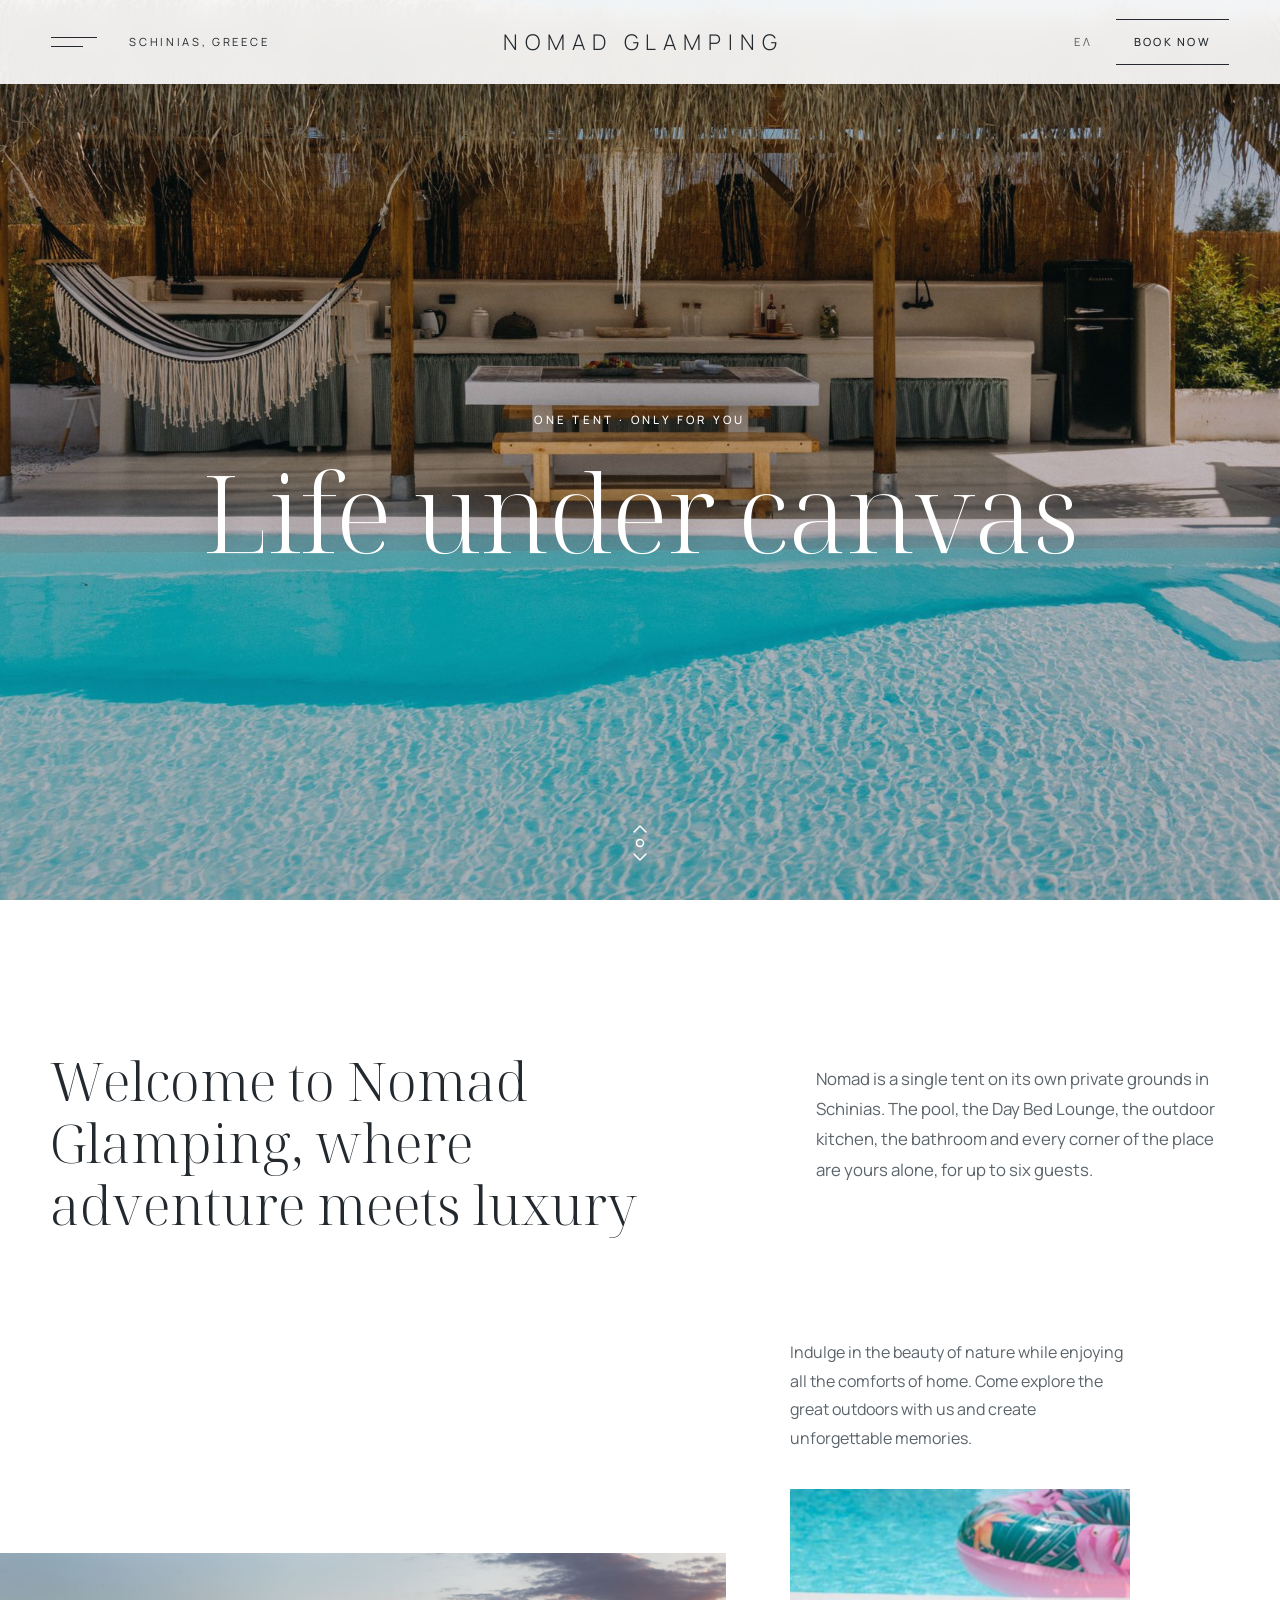
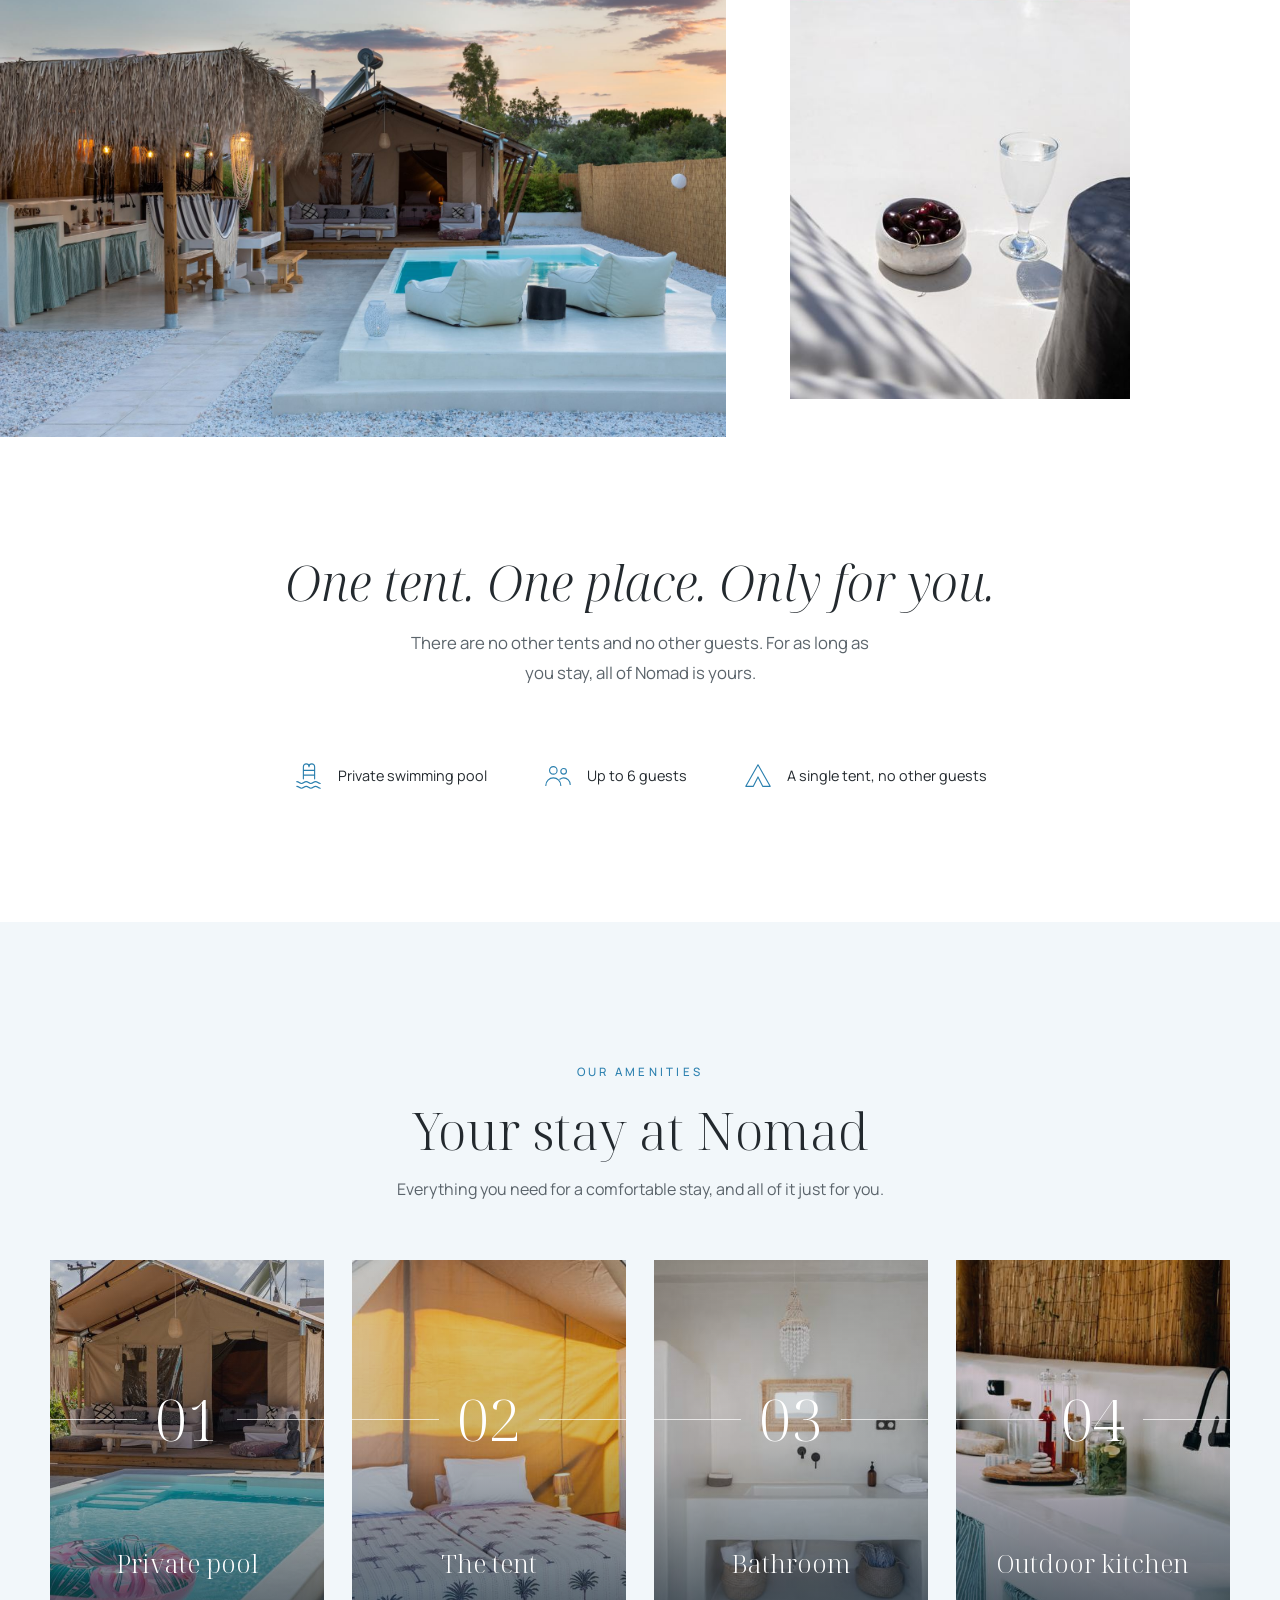
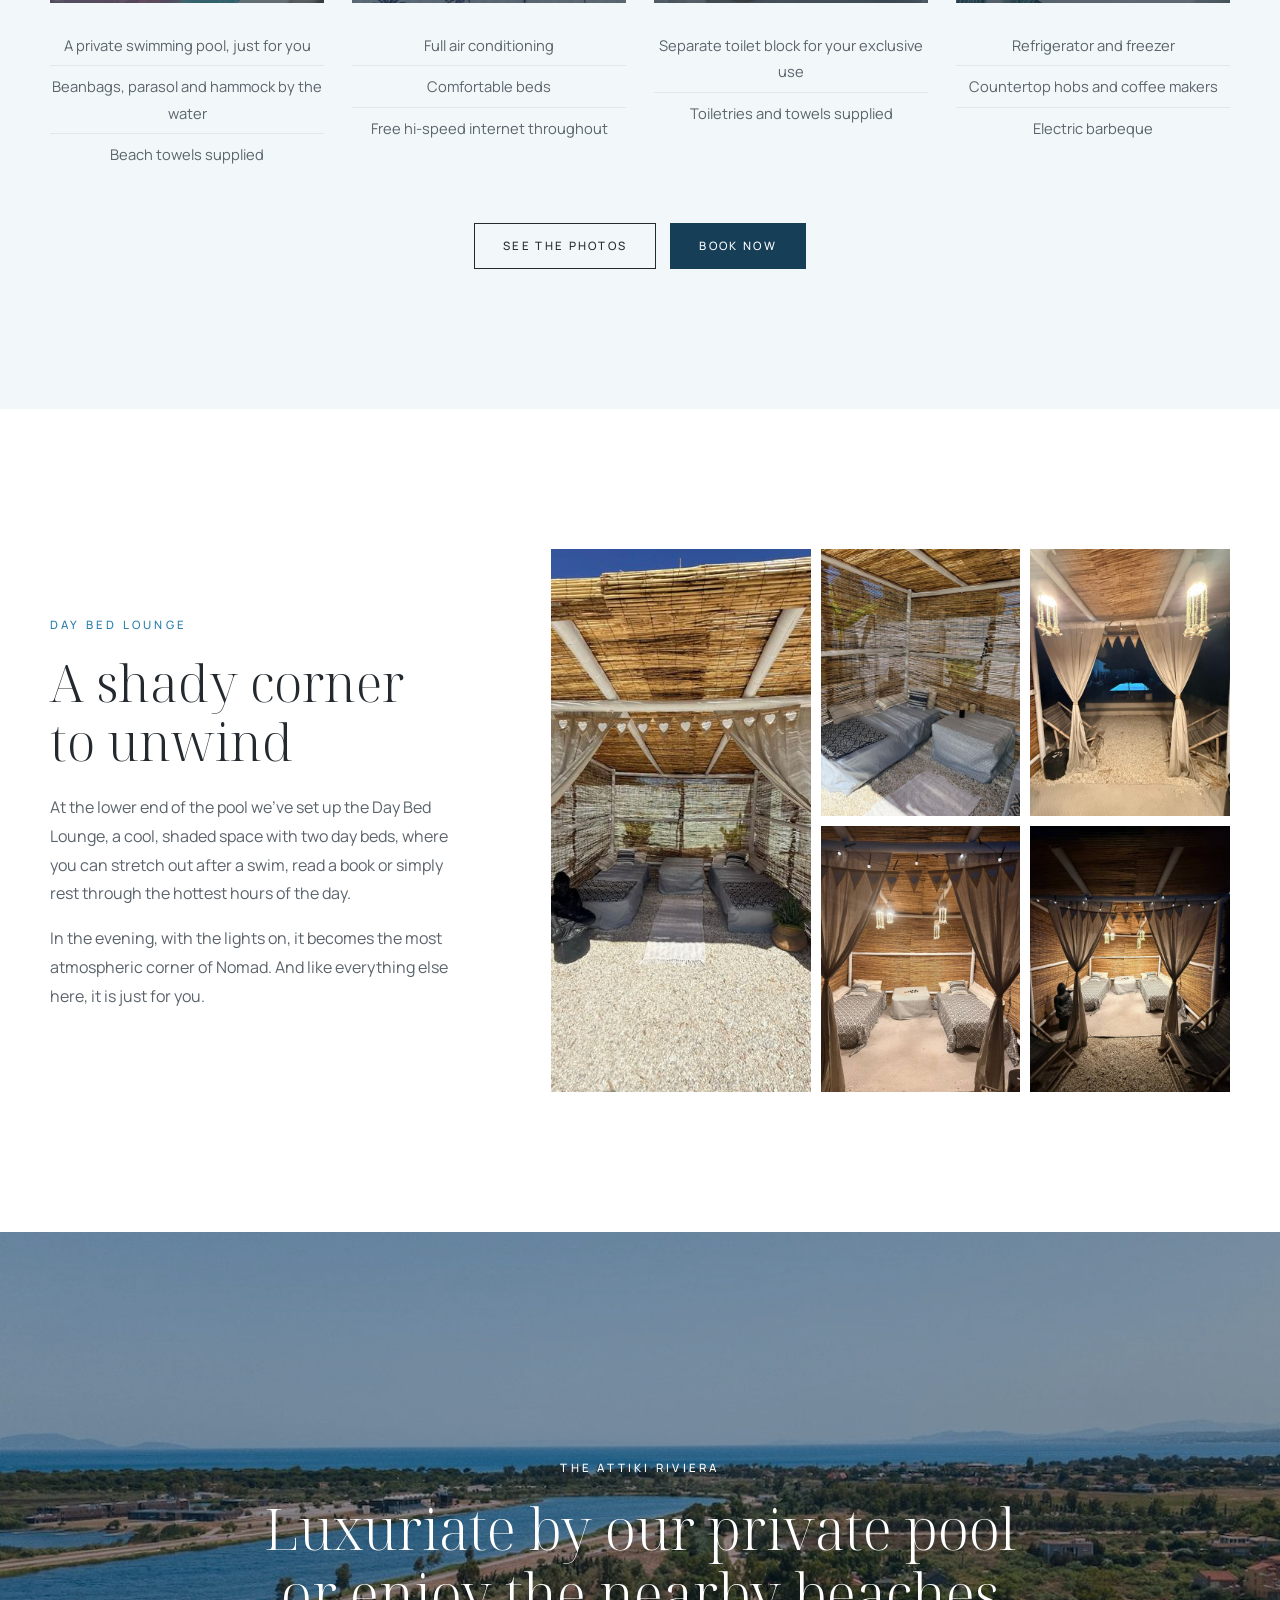
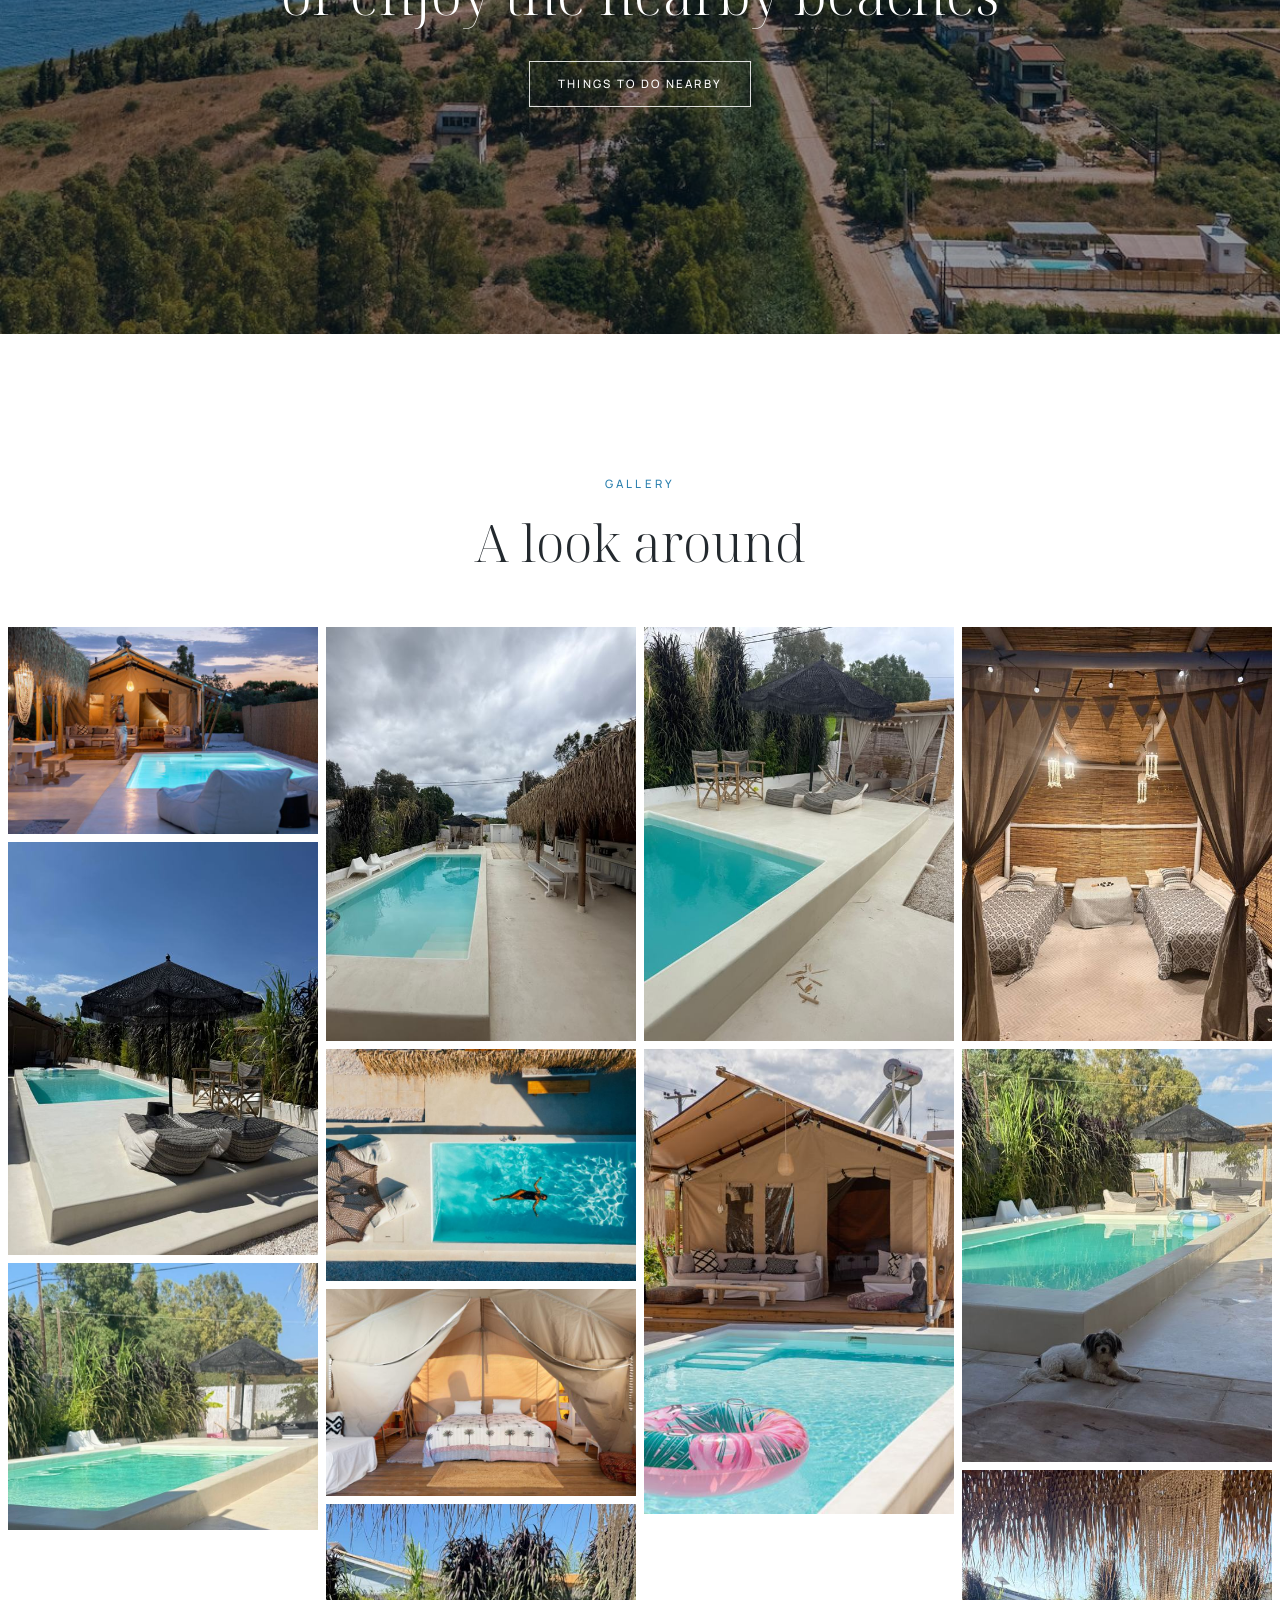
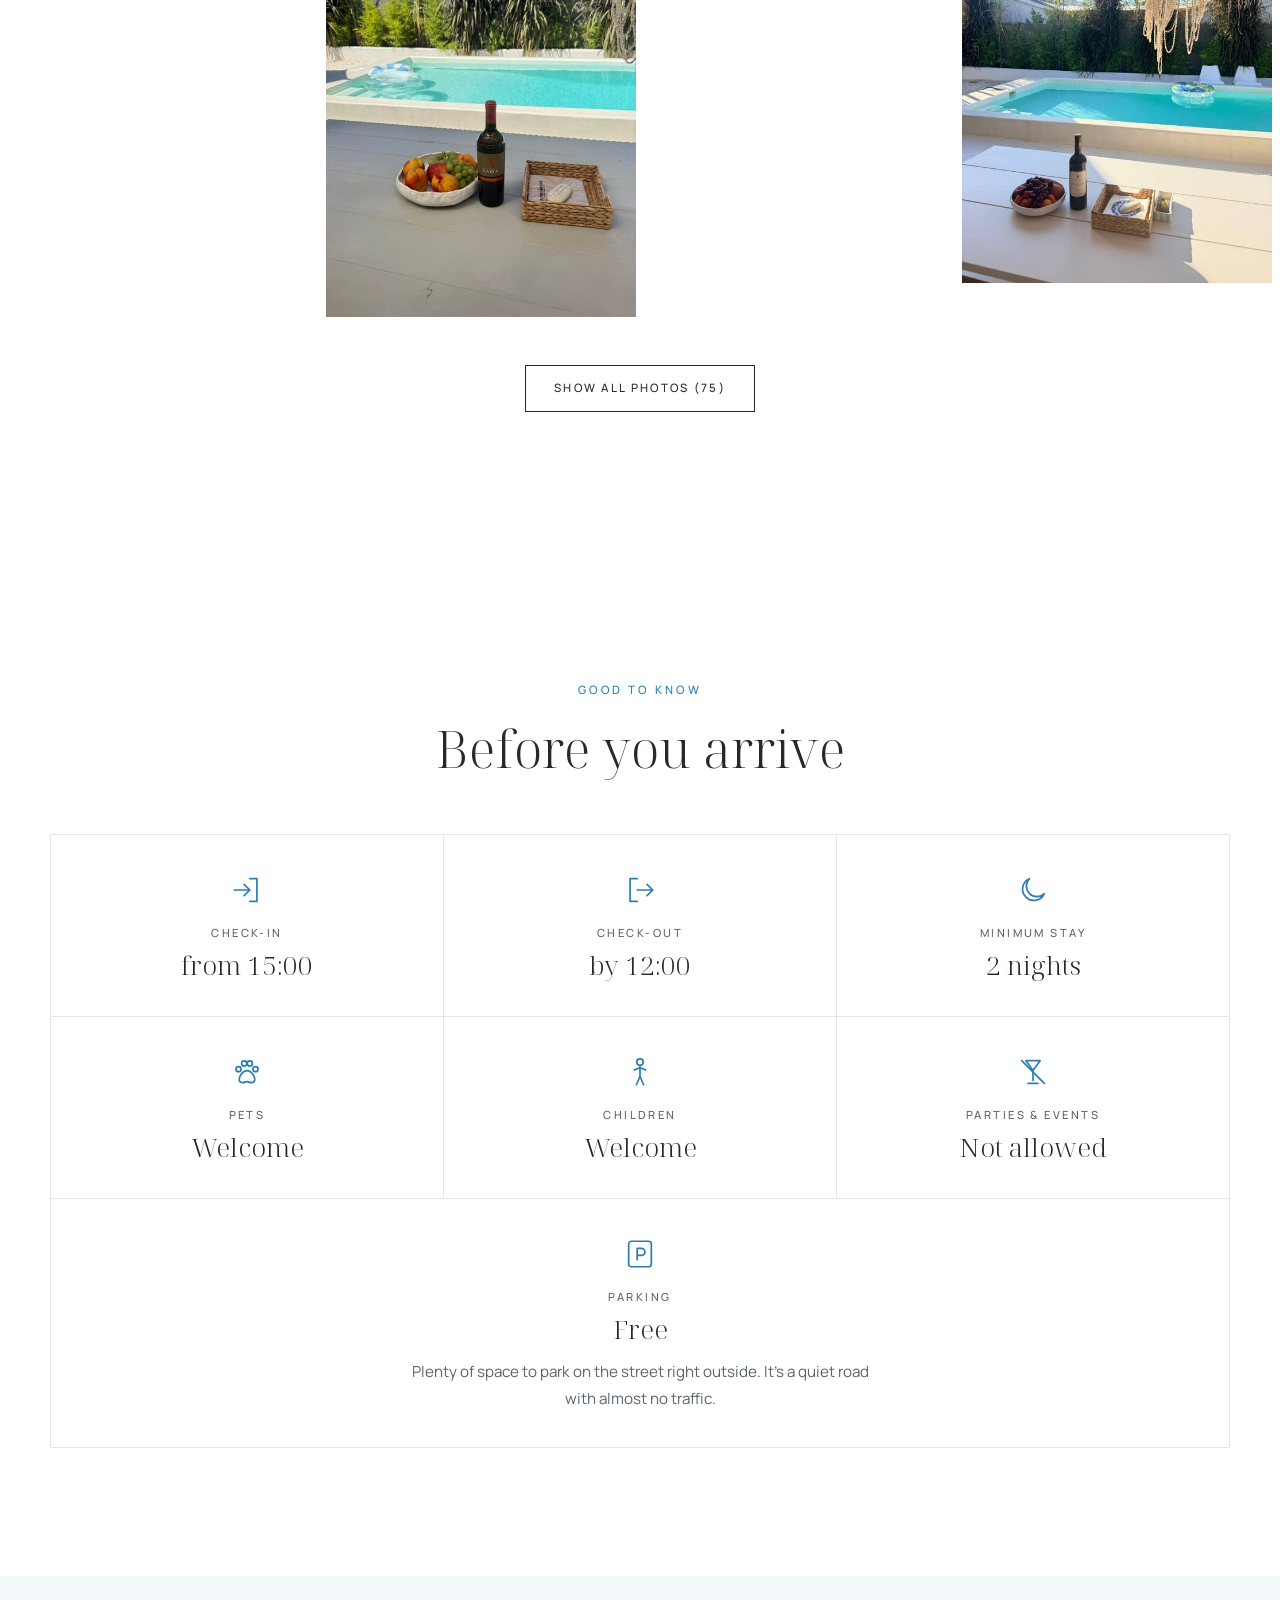
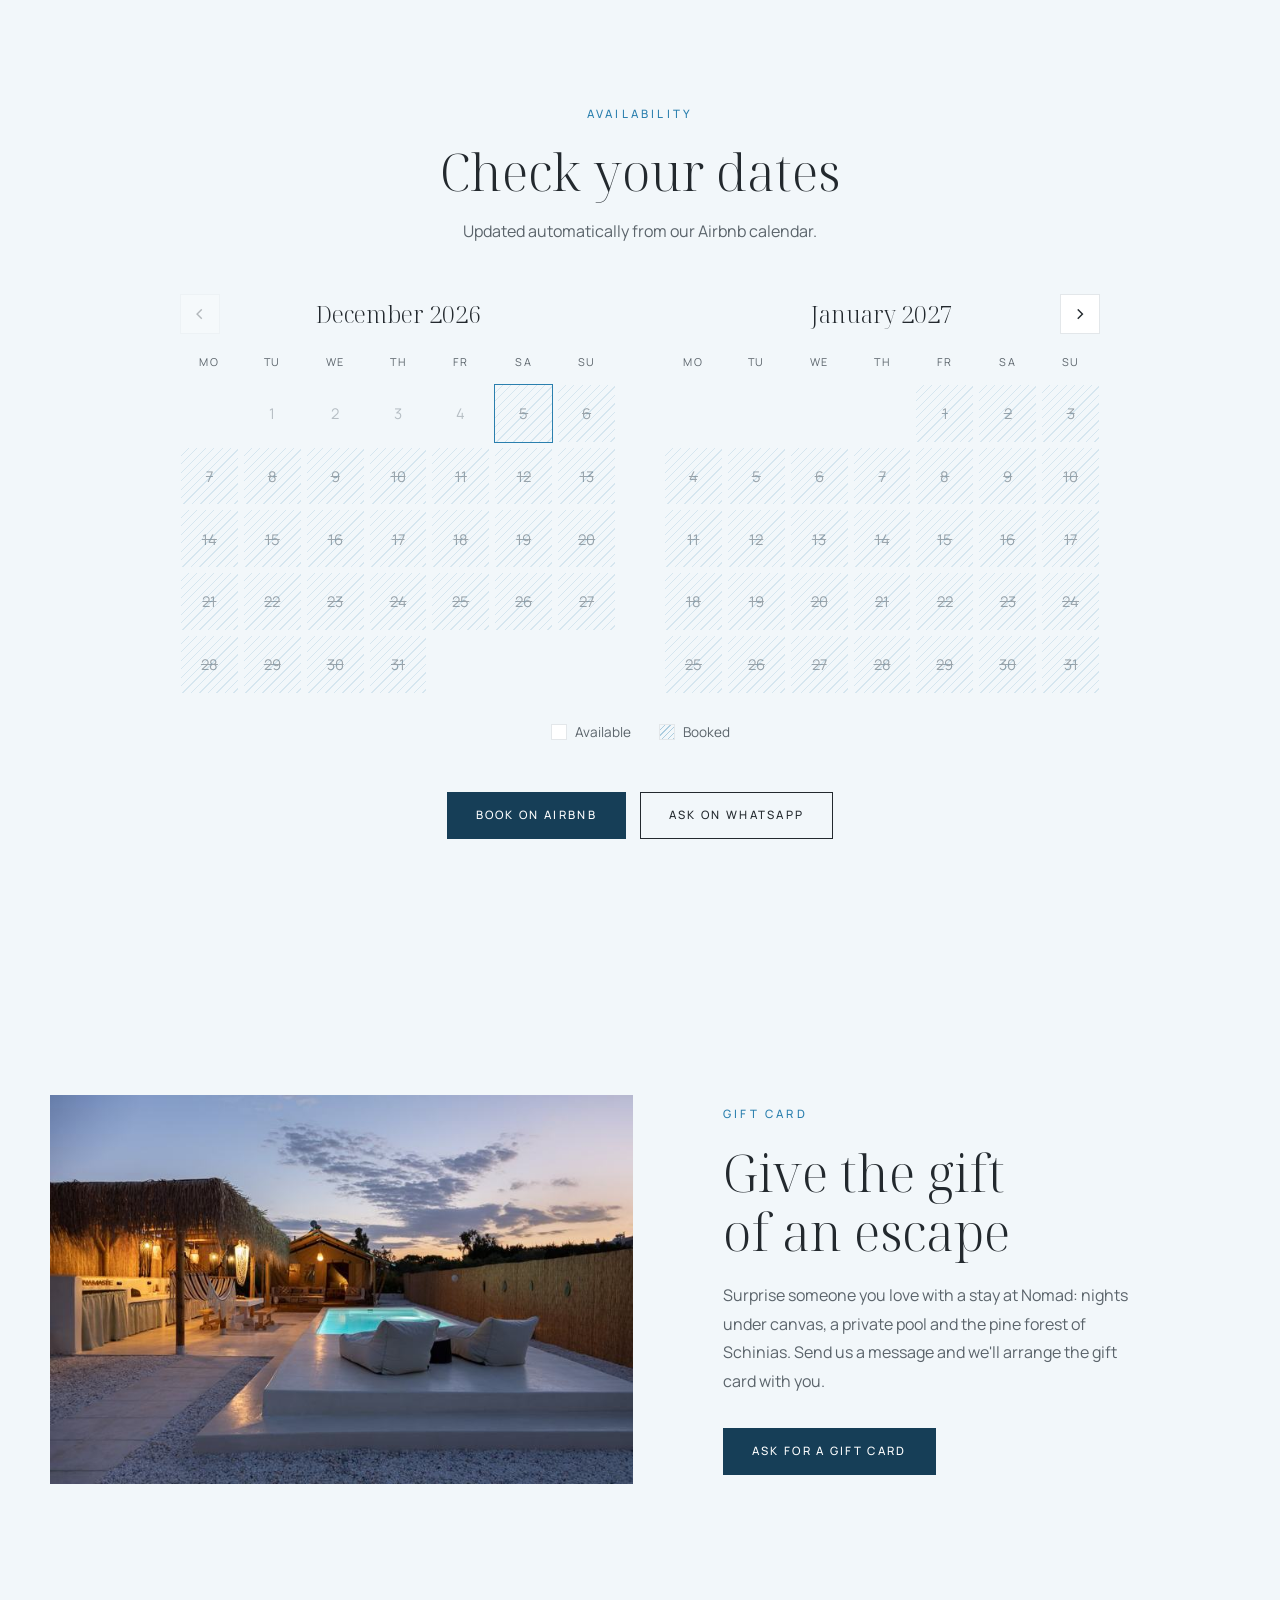
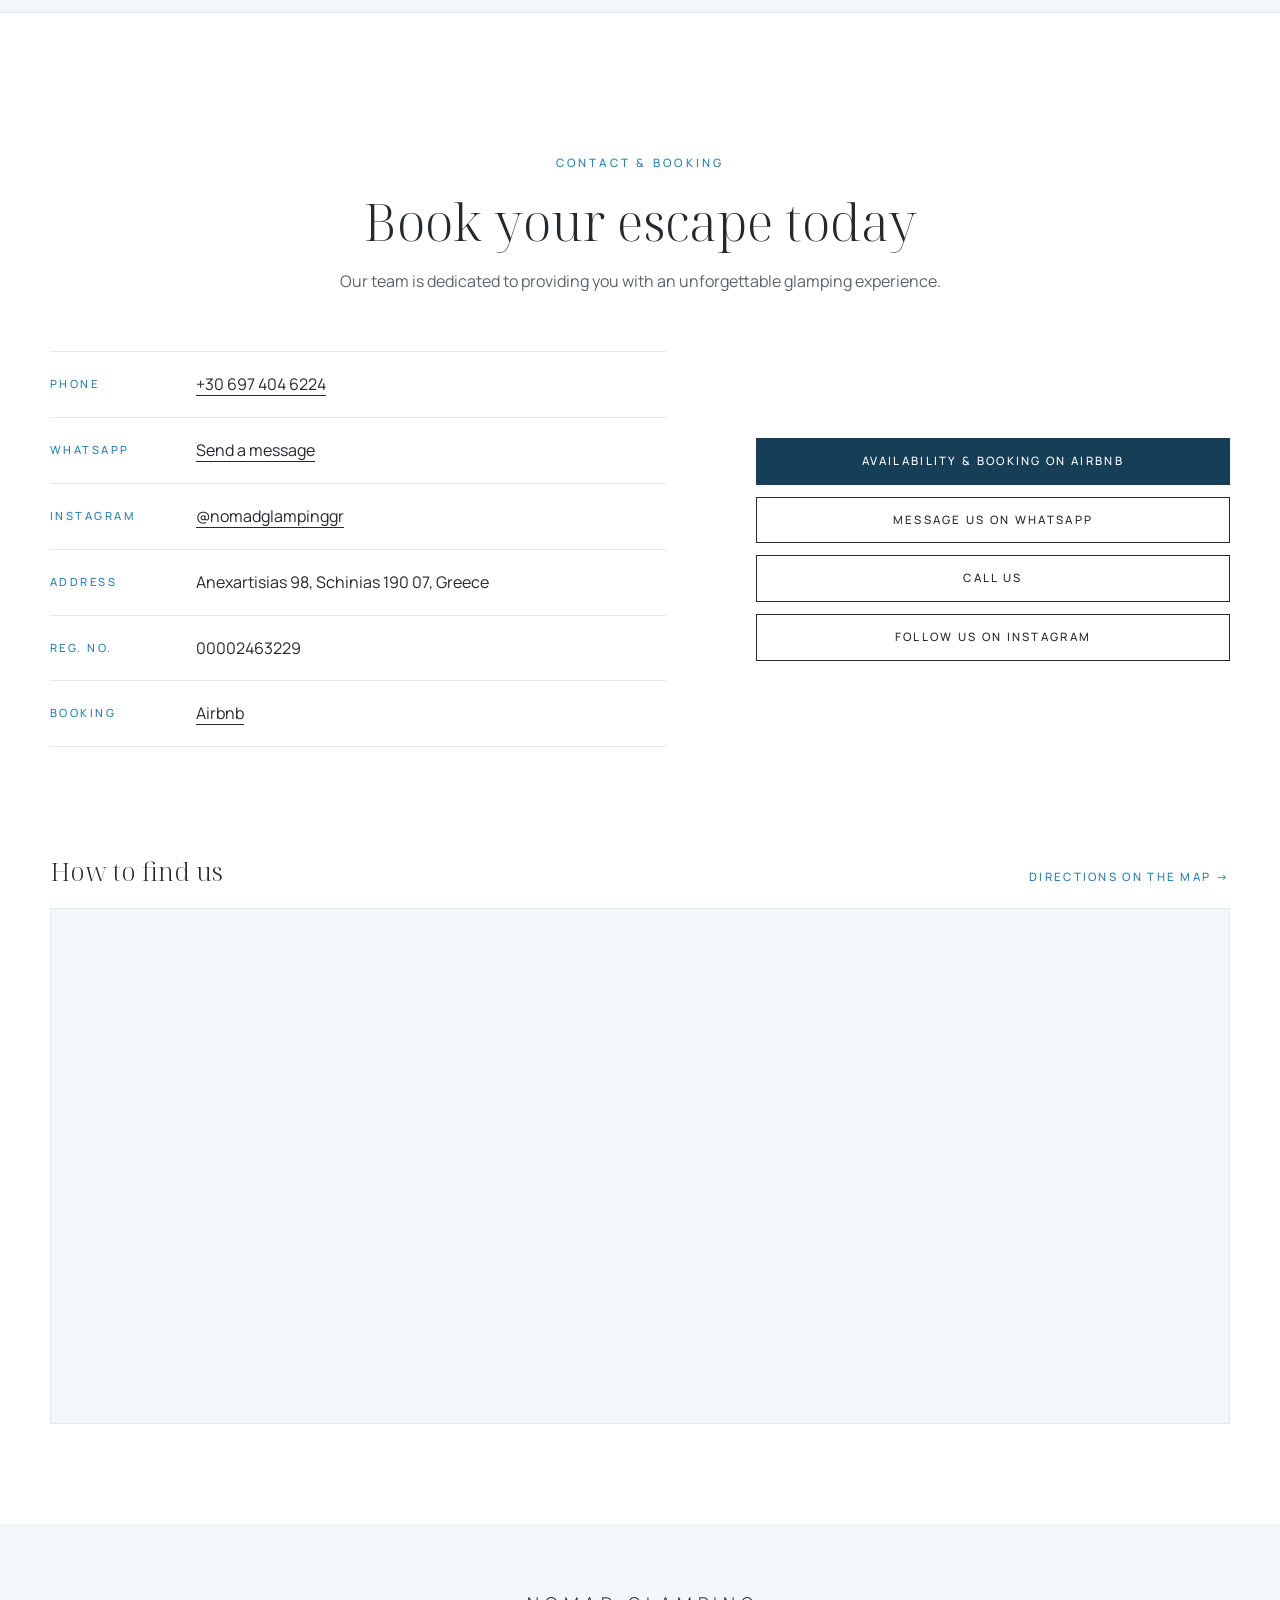
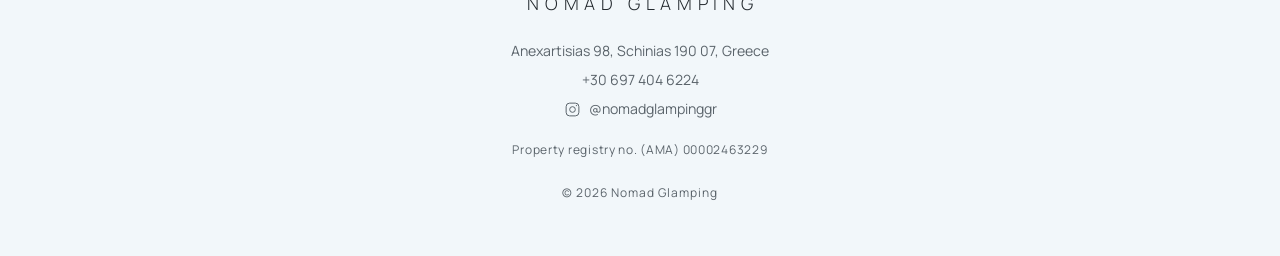
<file: index.html>
<!doctype html>
<html lang="el">
<head>
  <meta charset="utf-8">
  <meta name="viewport" content="width=device-width, initial-scale=1">
  <title>Nomad Glamping | Glamping με ιδιωτική πισίνα | Σχοινιάς</title>
  <meta name="description" content="Nomad Glamping στον Σχοινιά: μία μόνο σκηνή, σε έναν ιδιωτικό χώρο με δική της πισίνα, κουζίνα και μπάνιο, αποκλειστικά για εσάς και την παρέα σας (έως έξι επισκέπτες).">
  <meta property="og:title" content="Nomad Glamping | property with private pool | Schinias, Greece">
  <meta property="og:description" content="A single tent on its own private grounds in Schinias, with its own pool, kitchen and bathroom, just for you and up to five companions.">
  <meta property="og:type" content="website">
  <meta property="og:image" content="https://www.nomadglamping.gr/assets/photos/nomad-19.jpg">
  <meta property="og:url" content="https://www.nomadglamping.gr/">
  <meta property="og:site_name" content="Nomad Glamping">
  <link rel="canonical" href="https://www.nomadglamping.gr/">
  <meta name="theme-color" content="#ffffff">
  <link rel="icon" href="assets/favicon.svg" type="image/svg+xml">
  <link rel="preconnect" href="https://fonts.googleapis.com">
  <link rel="preconnect" href="https://fonts.gstatic.com" crossorigin>
  <link href="https://fonts.googleapis.com/css2?family=Noto+Serif+Display:ital,wght@0,300;0,400;1,300&family=Manrope:wght@300;400;500;600&display=swap" rel="stylesheet">
  <link rel="preload" as="image" href="assets/photos/nomad-19.jpg">
  <link rel="stylesheet" href="css/style.css">
  <script type="application/ld+json">
  {"@context":"https://schema.org","@type":"LodgingBusiness","name":"Nomad Glamping","url":"https://www.nomadglamping.gr","telephone":"+306974046224","checkinTime":"15:00","checkoutTime":"12:00","petsAllowed":true,"amenityFeature":[{"@type":"LocationFeatureSpecification","name":"Free parking","value":true}],"sameAs":["https://www.instagram.com/nomadglampinggr/"],"address":{"@type":"PostalAddress","streetAddress":"Anexartisias 98","addressLocality":"Schinias","postalCode":"19007","addressCountry":"GR"}}
  </script>
</head>
<body>
  <a class="skip" href="#main" data-en="Skip to content">Μετάβαση στο περιεχόμενο</a>

  <header class="nav" id="nav">
    <div class="nav-left">
      <button class="burger" id="navToggle" aria-expanded="false" aria-controls="menu" aria-label="Μενού">
        <span></span><span></span>
      </button>
      <span class="nav-place" data-en="Schinias, Greece">Σχοινιάς, Αττική</span>
    </div>
    <a class="wordmark" href="#top" aria-label="Nomad Glamping">Nomad Glamping</a>
    <div class="nav-right">
      <button class="lang" id="lang" aria-label="Switch to English">EN</button>
      <a class="book" href="#contact" data-en="Book now">Κράτηση</a>
    </div>
  </header>

  <div class="menu" id="menu" hidden>
    <nav class="menu-links">
      <a href="#about" data-en="The place">Ο χώρος</a>
      <a href="#amenities" data-en="Amenities">Παροχές</a>
      <a href="#hut" data-en="Day Bed Lounge">Day Bed Lounge</a>
      <a href="#gallery" data-en="Gallery">Φωτογραφίες</a>
      <a href="#location" data-en="Location">Τοποθεσία</a>
      <a href="around.html" data-en="Around Nomad">Γύρω από το Nomad</a>
      <a href="#availability" data-en="Availability">Διαθεσιμότητα</a>
      <a href="#info" data-en="Good to know">Καλό να ξέρετε</a>
      <a href="#contact" data-en="Contact &amp; Booking">Επικοινωνία &amp; Κράτηση</a>
      <a href="#gift" data-en="Gift card">Δωροκάρτα</a>
    </nav>
    <div class="menu-foot">
      <button class="lang lang-m" aria-label="Switch to English">EN</button>
      <a href="tel:+306974046224">+30 697 404 6224</a>
      <a class="ig-link" href="https://www.instagram.com/nomadglampinggr/" target="_blank" rel="noopener"><svg class="ig" viewBox="0 0 24 24" aria-hidden="true"><rect x="3" y="3" width="18" height="18" rx="5"/><circle cx="12" cy="12" r="4"/><circle cx="17.500" cy="6.500" r=".900"/></svg>@nomadglampinggr</a>
      <span data-en="Anexartisias 98, Schinias 190 07, Greece">Ανεξαρτησίας 98, Σχοινιάς 190&nbsp;07</span>
    </div>
  </div>

  <main id="main">
    <section class="hero" id="top">
      <img class="hero-img" src="assets/photos/nomad-19.jpg" width="1800" height="1200" alt="Η πισίνα και η πέργκολα" data-alt-en="Pool and pergola" fetchpriority="high">
      <div class="hero-copy">
        <p class="kicker" data-en="One tent · Only for you">Μία σκηνή · Μόνο για εσάς</p>
        <h1 data-en="Life under canvas">Ζωή κάτω από το πανί</h1>
      </div>
      <a class="scroll-cue" href="#about" aria-label="Συνέχεια">
        <svg viewBox="0 0 24 40" aria-hidden="true"><path d="M6 9l6-6 6 6M6 31l6 6 6-6"/><circle cx="12" cy="20" r="3.500"/></svg>
      </a>
    </section>

    <section class="intro" id="about">
      <div class="wrap intro-head">
        <h2 data-en="Welcome to Nomad Glamping, where adventure meets luxury">Καλώς ήρθατε στο Nomad Glamping, εκεί όπου η περιπέτεια συναντά την πολυτέλεια</h2>
        <p data-en="Nomad is a single tent on its own private grounds in Schinias. The pool, the Day Bed Lounge, the outdoor kitchen, the bathroom and every corner of the place are yours alone, for up to six guests.">Το Nomad είναι μία και μοναδική σκηνή, σε έναν ιδιωτικό χώρο στον Σχοινιά. Η πισίνα, το Day Bed Lounge, η υπαίθρια κουζίνα, το μπάνιο και κάθε γωνιά του χώρου είναι μόνο για εσάς, για έως έξι επισκέπτες.</p>
      </div>

      <div class="duo">
        <figure class="duo-main">
          <img src="assets/photos/nomad-03.jpg" width="1800" height="1200" loading="lazy" alt="Η σκηνή και η πισίνα στο ηλιοβασίλεμα" data-alt-en="Tent and pool at sunset">
        </figure>
        <div class="duo-side">
          <p data-en="Indulge in the beauty of nature while enjoying all the comforts of home. Come explore the great outdoors with us and create unforgettable memories.">Απολαύστε την ομορφιά της φύσης με όλες τις ανέσεις του σπιτιού. Ελάτε να εξερευνήσετε μαζί μας τη ζωή στην ύπαιθρο και να φτιάξετε αξέχαστες αναμνήσεις.</p>
          <img src="assets/thumbs/nomad-44.jpg" width="480" height="720" loading="lazy" alt="Ποτήρι και κεράσια δίπλα στην πισίνα" data-alt-en="A glass and cherries by the pool">
        </div>
      </div>

      <div class="wrap only">
        <p class="only-line" data-en="One tent. One place. Only for you.">Μία σκηνή. Ένας χώρος. Μόνο για εσάς.</p>
        <p class="only-sub" data-en="There are no other tents and no other guests. For as long as you stay, all of Nomad is yours.">Δεν υπάρχουν άλλες σκηνές ούτε άλλοι επισκέπτες. Για όσο μένετε, όλο το Nomad είναι δικό σας.</p>
      </div>

      <ul class="wrap specs">
        <li>
          <svg viewBox="0 0 32 32" aria-hidden="true"><path d="M3 22c2.500 0 2.500 2 5 2s2.500-2 5-2 2.500 2 5 2 2.500-2 5-2 2.500 2 5 2M3 27c2.500 0 2.500 2 5 2s2.500-2 5-2 2.500 2 5 2 2.500-2 5-2 2.500 2 5 2M10 19V6a3 3 0 0 1 6 0M22 19V6a3 3 0 0 0-6 0M10 10h12M10 15h12"/></svg>
          <span data-en="Private swimming pool">Ιδιωτική πισίνα</span>
        </li>
        <li>
          <svg viewBox="0 0 32 32" aria-hidden="true"><circle cx="11" cy="10" r="4"/><circle cx="22" cy="11" r="3"/><path d="M3 26c0-4.400 3.600-8 8-8s8 3.600 8 8M18 19.500c1.200-.900 2.500-1.500 4-1.500 3.900 0 7 3.100 7 7"/></svg>
          <span data-en="Up to 6 guests">Έως 6 επισκέπτες</span>
        </li>
        <li>
          <svg viewBox="0 0 32 32" aria-hidden="true"><path d="M16 4 3 27h8l5-10 5 10h8z"/></svg>
          <span data-en="A single tent, no other guests">Μία μόνο σκηνή, χωρίς άλλους επισκέπτες</span>
        </li>
      </ul>
    </section>

    <section class="amenities" id="amenities">
      <div class="wrap center-head">
        <p class="kicker" data-en="Our amenities">Παροχές</p>
        <h2 data-en="Your stay at Nomad">Η διαμονή σας στο Nomad</h2>
        <p class="sub" data-en="Everything you need for a comfortable stay, and all of it just for you.">Όλα όσα χρειάζεστε για μια άνετη διαμονή, και όλα μόνο για εσάς.</p>
      </div>
      <div class="wrap rooms">
        <article class="room">
          <div class="room-img">
            <img src="assets/thumbs/nomad-23.jpg" width="480" height="720" loading="lazy" alt="Η ιδιωτική πισίνα μπροστά στη σκηνή" data-alt-en="The private pool in front of the tent">
            <span class="room-no">01</span>
            <h3 data-en="Private pool">Ιδιωτική πισίνα</h3>
          </div>
          <ul>
            <li data-en="A private swimming pool, just for you">Ιδιωτική πισίνα, μόνο για εσάς</li>
            <li data-en="Beanbags, parasol and hammock by the water">Μαξιλάρες, ομπρέλα και αιώρα δίπλα στο νερό</li>
            <li data-en="Beach towels supplied">Πετσέτες θαλάσσης</li>
          </ul>
        </article>
        <article class="room">
          <div class="room-img">
            <img src="assets/thumbs/nomad-08.jpg" width="720" height="480" loading="lazy" alt="Τα κρεβάτια της σκηνής" data-alt-en="Beds inside the tent">
            <span class="room-no">02</span>
            <h3 data-en="The tent">Η σκηνή</h3>
          </div>
          <ul>
            <li data-en="Full air conditioning">Πλήρης κλιματισμός</li>
            <li data-en="Comfortable beds">Άνετα κρεβάτια</li>
            <li data-en="Free hi-speed internet throughout">Δωρεάν γρήγορο internet σε όλο τον χώρο</li>
          </ul>
        </article>
        <article class="room">
          <div class="room-img">
            <img src="assets/thumbs/nomad-10.jpg" width="720" height="480" loading="lazy" alt="Το μπάνιο" data-alt-en="The bathroom">
            <span class="room-no">03</span>
            <h3 data-en="Bathroom">Μπάνιο</h3>
          </div>
          <ul>
            <li data-en="Separate toilet block for your exclusive use">Ξεχωριστός χώρος μπάνιου, αποκλειστικά για εσάς</li>
            <li data-en="Toiletries and towels supplied">Είδη περιποίησης και πετσέτες</li>
          </ul>
        </article>
        <article class="room">
          <div class="room-img">
            <img src="assets/thumbs/nomad-17.jpg" width="720" height="480" loading="lazy" alt="Ο πάγκος της υπαίθριας κουζίνας" data-alt-en="Outdoor kitchen counter">
            <span class="room-no">04</span>
            <h3 data-en="Outdoor kitchen">Υπαίθρια κουζίνα</h3>
          </div>
          <ul>
            <li data-en="Refrigerator and freezer">Ψυγείο και καταψύκτης</li>
            <li data-en="Countertop hobs and coffee makers">Επιτραπέζιες εστίες και καφετιέρες</li>
            <li data-en="Electric barbeque">Ηλεκτρικό μπάρμπεκιου</li>
          </ul>
        </article>
      </div>
      <div class="wrap center-actions">
        <a class="btn btn-line" href="#gallery" data-en="See the photos">Δείτε τις φωτογραφίες</a>
        <a class="btn btn-solid" href="#contact" data-en="Book now">Κράτηση</a>
      </div>
    </section>

    <section class="hut" id="hut">
      <div class="wrap hut-grid">
        <div class="hut-copy">
          <p class="kicker" data-en="Day Bed Lounge">Day Bed Lounge</p>
          <h2 data-en="A shady corner to unwind">Μια γωνιά για ξεκούραση στη σκιά</h2>
          <p data-en="At the lower end of the pool we've set up the Day Bed Lounge, a cool, shaded space with two day beds, where you can stretch out after a swim, read a book or simply rest through the hottest hours of the day.">Στην κάτω μεριά της πισίνας έχουμε στήσει το Day Bed Lounge, έναν σκιερό, δροσερό χώρο με δύο day beds, για να ξαπλώσετε μετά το μπάνιο, να διαβάσετε ένα βιβλίο ή απλώς να ξεκουραστείτε τις πιο ζεστές ώρες της μέρας.</p>
          <p data-en="In the evening, with the lights on, it becomes the most atmospheric corner of Nomad. And like everything else here, it is just for you.">Το βράδυ, με τα φωτάκια αναμμένα, γίνεται η πιο ατμοσφαιρική γωνιά του Nomad. Και όπως όλα εδώ, είναι μόνο για εσάς.</p>
        </div>
        <div class="hut-photos">
          <a class="hut-shot hut-main" href="assets/photos/nomad-71.jpg"><img src="assets/thumbs/nomad-71.jpg" width="540" height="720" loading="lazy" alt="Το Day Bed Lounge μέσα στη μέρα, με τα δύο day beds" data-alt-en="The Day Bed Lounge by day, with its two day beds"></a>
          <a class="hut-shot" href="assets/photos/nomad-72.jpg"><img src="assets/thumbs/nomad-72.jpg" width="540" height="720" loading="lazy" alt="Day bed στη σκιά του Day Bed Lounge" data-alt-en="A day bed in the shade of the Day Bed Lounge"></a>
          <a class="hut-shot" href="assets/photos/nomad-75.jpg"><img src="assets/thumbs/nomad-75.jpg" width="540" height="720" loading="lazy" alt="Θέα από το Day Bed Lounge προς τη φωτισμένη πισίνα" data-alt-en="View from the Day Bed Lounge to the lit pool"></a>
          <a class="hut-shot" href="assets/photos/nomad-73.jpg"><img src="assets/thumbs/nomad-73.jpg" width="540" height="720" loading="lazy" alt="Το Day Bed Lounge το βράδυ, με τα φωτιστικά αναμμένα" data-alt-en="The Day Bed Lounge at night, with the lights on"></a>
          <a class="hut-shot" href="assets/photos/nomad-74.jpg"><img src="assets/thumbs/nomad-74.jpg" width="540" height="720" loading="lazy" alt="Η είσοδος του Day Bed Lounge το βράδυ" data-alt-en="The entrance to the Day Bed Lounge at night"></a>
        </div>
      </div>
    </section>

    <section class="band">
      <img src="assets/photos/nomad-54.jpg" width="1200" height="900" loading="lazy" alt="Ο Σχοινιάς από ψηλά" data-alt-en="Schinias from above">
      <div class="band-copy">
        <p class="kicker" data-en="The Attiki Riviera">Αττική Ριβιέρα</p>
        <h2 data-en="Luxuriate by our private pool or enjoy the nearby beaches">Χαλαρώστε δίπλα στην ιδιωτική μας πισίνα ή απολαύστε τις κοντινές παραλίες</h2>
        <a class="btn btn-light" href="around.html" data-en="Things to do nearby">Τι να κάνετε στην περιοχή</a>
      </div>
    </section>

    <section class="gallery" id="gallery">
      <div class="wrap center-head">
        <p class="kicker" data-en="Gallery">Φωτογραφίες</p>
        <h2 data-en="A look around">Μια ματιά στον χώρο</h2>
      </div>
      <div class="grid" id="grid">
        <a href="assets/photos/nomad-06.jpg"><img src="assets/thumbs/nomad-06.jpg" width="720" height="480" loading="lazy" alt="Η σκηνή φωτισμένη δίπλα στην πισίνα" data-alt-en="The tent lit up beside the pool"></a>
        <a href="assets/photos/nomad-77.jpg"><img src="assets/thumbs/nomad-77.jpg" width="540" height="720" loading="lazy" alt="Η πισίνα με την ομπρέλα και τα πουφ" data-alt-en="The pool with the parasol and beanbags"></a>
        <a href="assets/photos/nomad-79.jpg"><img src="assets/thumbs/nomad-79.jpg" width="720" height="620" loading="lazy" alt="Η πισίνα ανάμεσα στο πράσινο" data-alt-en="The pool surrounded by greenery"></a>
        <a href="assets/photos/nomad-81.jpg"><img src="assets/thumbs/nomad-81.jpg" width="540" height="720" loading="lazy" alt="Η πισίνα και η υπαίθρια κουζίνα, με το Day Bed Lounge στο βάθος" data-alt-en="The pool and outdoor kitchen, with the Day Bed Lounge at the far end"></a>
        <a href="assets/photos/nomad-02.jpg"><img src="assets/thumbs/nomad-02.jpg" width="720" height="540" loading="lazy" alt="Η πισίνα από ψηλά" data-alt-en="The pool from above"></a>
        <a href="assets/photos/nomad-07.jpg"><img src="assets/thumbs/nomad-07.jpg" width="720" height="480" loading="lazy" alt="Το εσωτερικό της σκηνής" data-alt-en="Inside the tent"></a>
        <a href="assets/photos/nomad-76.jpg"><img src="assets/thumbs/nomad-76.jpg" width="540" height="720" loading="lazy" alt="Φρούτα και κρασί δίπλα στην πισίνα" data-alt-en="Fruit and wine by the pool"></a>
        <a href="assets/photos/nomad-82.jpg"><img src="assets/thumbs/nomad-82.jpg" width="540" height="720" loading="lazy" alt="Πουφ και ομπρέλα δίπλα στο Day Bed Lounge" data-alt-en="Beanbags and parasol next to the Day Bed Lounge"></a>
        <a href="assets/photos/nomad-23.jpg"><img src="assets/thumbs/nomad-23.jpg" width="480" height="720" loading="lazy" alt="Η σκηνή και η πισίνα την ημέρα" data-alt-en="Tent and pool by day"></a>
        <a href="assets/photos/nomad-73.jpg"><img src="assets/thumbs/nomad-73.jpg" width="540" height="720" loading="lazy" alt="Το Day Bed Lounge το βράδυ, με τα φωτιστικά αναμμένα" data-alt-en="The Day Bed Lounge at night, with the lights on"></a>
        <a href="assets/photos/nomad-78.jpg"><img src="assets/thumbs/nomad-78.jpg" width="540" height="720" loading="lazy" alt="Σκυλάκι δίπλα στην πισίνα" data-alt-en="A little dog by the pool"></a>
        <a href="assets/photos/nomad-83.jpg"><img src="assets/thumbs/nomad-83.jpg" width="540" height="720" loading="lazy" alt="Κρασί και φρούτα κάτω από την πέργκολα, με θέα την πισίνα" data-alt-en="Wine and fruit under the pergola, looking out to the pool"></a>
        <a href="assets/photos/nomad-84.jpg"><img src="assets/thumbs/nomad-84.jpg" width="540" height="720" loading="lazy" alt="Ξαπλώστρες ανάμεσα στα φυτά, δίπλα στην πισίνα" data-alt-en="Loungers among the plants by the pool"></a>
        <a href="assets/photos/nomad-80.jpg"><img src="assets/thumbs/nomad-80.jpg" width="540" height="720" loading="lazy" alt="Κρασί και φρούτα στην άκρη της πισίνας" data-alt-en="Wine and fruit at the edge of the pool"></a>
        <a href="assets/photos/nomad-71.jpg"><img src="assets/thumbs/nomad-71.jpg" width="540" height="720" loading="lazy" alt="Το Day Bed Lounge μέσα στη μέρα, με τα δύο day beds" data-alt-en="The Day Bed Lounge by day, with its two day beds"></a>
        <a href="assets/photos/nomad-75.jpg"><img src="assets/thumbs/nomad-75.jpg" width="540" height="720" loading="lazy" alt="Θέα από το Day Bed Lounge προς τη φωτισμένη πισίνα" data-alt-en="View from the Day Bed Lounge to the lit pool"></a>
        <a href="assets/photos/nomad-04.jpg"><img src="assets/thumbs/nomad-04.jpg" width="720" height="480" loading="lazy" alt="Πισίνα και υπαίθρια κουζίνα το σούρουπο" data-alt-en="Pool and outdoor kitchen at dusk"></a>
        <a href="assets/photos/nomad-08.jpg"><img src="assets/thumbs/nomad-08.jpg" width="720" height="480" loading="lazy" alt="Τα κρεβάτια της σκηνής" data-alt-en="Beds inside the tent"></a>
        <a href="assets/photos/nomad-14.jpg"><img src="assets/thumbs/nomad-14.jpg" width="720" height="480" loading="lazy" alt="Αιώρα κάτω από την πέργκολα" data-alt-en="Hammock under the pergola"></a>
        <a href="assets/photos/nomad-10.jpg"><img src="assets/thumbs/nomad-10.jpg" width="720" height="480" loading="lazy" alt="Το μπάνιο" data-alt-en="The bathroom"></a>
        <a href="assets/photos/nomad-15.jpg"><img src="assets/thumbs/nomad-15.jpg" width="720" height="480" loading="lazy" alt="Αιώρα δίπλα στην πισίνα" data-alt-en="Hammock by the pool"></a>
        <a href="assets/photos/nomad-09.jpg"><img src="assets/thumbs/nomad-09.jpg" width="720" height="480" loading="lazy" alt="Καθιστικό και κρεβάτια στη σκηνή" data-alt-en="Lounge area and beds in the tent"></a>
        <a href="assets/photos/nomad-18.jpg"><img src="assets/thumbs/nomad-18.jpg" width="480" height="720" loading="lazy" alt="Τραπεζαρία δίπλα στην πισίνα" data-alt-en="Dining table by the pool"></a>
        <a href="assets/photos/nomad-01.jpg"><img src="assets/thumbs/nomad-01.jpg" width="480" height="720" loading="lazy" alt="Είσοδος με την πινακίδα Nomad Glamping" data-alt-en="Entrance with the Nomad Glamping sign"></a>
        <a href="assets/photos/nomad-17.jpg"><img src="assets/thumbs/nomad-17.jpg" width="720" height="480" loading="lazy" alt="Ο πάγκος της υπαίθριας κουζίνας" data-alt-en="Outdoor kitchen counter"></a>
        <a href="assets/photos/nomad-11.jpg"><img src="assets/thumbs/nomad-11.jpg" width="480" height="720" loading="lazy" alt="Ντους" data-alt-en="Shower"></a>
        <a href="assets/photos/nomad-19.jpg"><img src="assets/thumbs/nomad-19.jpg" width="720" height="480" loading="lazy" alt="Η πισίνα και η πέργκολα" data-alt-en="Pool and pergola"></a>
        <a href="assets/photos/nomad-16.jpg"><img src="assets/thumbs/nomad-16.jpg" width="480" height="720" loading="lazy" alt="Στην υπαίθρια κουζίνα" data-alt-en="At the outdoor kitchen"></a>
        <a href="assets/photos/nomad-03.jpg"><img src="assets/thumbs/nomad-03.jpg" width="720" height="480" loading="lazy" alt="Η σκηνή και η πισίνα στο ηλιοβασίλεμα" data-alt-en="Tent and pool at sunset"></a>
        <a href="assets/photos/nomad-24.jpg"><img src="assets/thumbs/nomad-24.jpg" width="540" height="720" loading="lazy" alt="Δροσερό ποτό στον ήλιο" data-alt-en="A cool drink in the sun"></a>
        <a href="assets/photos/nomad-20.jpg"><img src="assets/thumbs/nomad-20.jpg" width="720" height="480" loading="lazy" alt="Υπαίθρια κουζίνα με ψυγείο" data-alt-en="Outdoor kitchen with fridge"></a>
        <a href="assets/photos/nomad-12.jpg"><img src="assets/thumbs/nomad-12.jpg" width="480" height="720" loading="lazy" alt="Ντους με πετσέτες" data-alt-en="Shower with towels"></a>
        <a href="assets/photos/nomad-25.jpg"><img src="assets/thumbs/nomad-25.jpg" width="480" height="720" loading="lazy" alt="Καφές και φρούτα στην κουζίνα" data-alt-en="Coffee and fruit in the kitchen"></a>
        <a href="assets/photos/nomad-21.jpg"><img src="assets/thumbs/nomad-21.jpg" width="480" height="720" loading="lazy" alt="Η κουζίνα κάτω από την πέργκολα" data-alt-en="Kitchen under the pergola"></a>
        <a href="assets/photos/nomad-28.jpg"><img src="assets/thumbs/nomad-28.jpg" width="480" height="720" loading="lazy" alt="Γραφείο και κλιματιστικό στη σκηνή" data-alt-en="Desk and air conditioning in the tent"></a>
        <a href="assets/photos/nomad-13.jpg"><img src="assets/thumbs/nomad-13.jpg" width="480" height="720" loading="lazy" alt="Ο χώρος του ντους" data-alt-en="Shower area"></a>
        <a href="assets/photos/nomad-05.jpg"><img src="assets/thumbs/nomad-05.jpg" width="720" height="480" loading="lazy" alt="Η πινακίδα στην είσοδο" data-alt-en="Sign at the entrance"></a>
        <a href="assets/photos/nomad-30.jpg"><img src="assets/thumbs/nomad-30.jpg" width="720" height="480" loading="lazy" alt="Η σκηνή με την πισίνα" data-alt-en="The tent with the pool"></a>
        <a href="assets/photos/nomad-35.jpg"><img src="assets/thumbs/nomad-35.jpg" width="720" height="480" loading="lazy" alt="Χαλάρωση δίπλα στην πισίνα" data-alt-en="Relaxing by the pool"></a>
        <a href="assets/photos/nomad-36.jpg"><img src="assets/thumbs/nomad-36.jpg" width="540" height="720" loading="lazy" alt="Πισίνα και ξαπλώστρες στο ηλιοβασίλεμα" data-alt-en="Pool and loungers at sunset"></a>
        <a href="assets/photos/nomad-37.jpg"><img src="assets/thumbs/nomad-37.jpg" width="720" height="540" loading="lazy" alt="Κολύμπι στην πισίνα, από ψηλά" data-alt-en="Swimming in the pool, from above"></a>
        <a href="assets/photos/nomad-38.jpg"><img src="assets/thumbs/nomad-38.jpg" width="720" height="540" loading="lazy" alt="Η πισίνα από ψηλά" data-alt-en="The pool from above"></a>
        <a href="assets/photos/nomad-39.jpg"><img src="assets/thumbs/nomad-39.jpg" width="720" height="540" loading="lazy" alt="Η πισίνα από ψηλά, διαγώνια" data-alt-en="The pool from above, at an angle"></a>
        <a href="assets/photos/nomad-40.jpg"><img src="assets/thumbs/nomad-40.jpg" width="720" height="540" loading="lazy" alt="Σαμπρέλα στην πισίνα, από ψηλά" data-alt-en="A float in the pool, from above"></a>
        <a href="assets/photos/nomad-41.jpg"><img src="assets/thumbs/nomad-41.jpg" width="540" height="720" loading="lazy" alt="Σκυλάκι δίπλα στην πισίνα" data-alt-en="A little dog by the pool"></a>
        <a href="assets/photos/nomad-42.jpg"><img src="assets/thumbs/nomad-42.jpg" width="540" height="720" loading="lazy" alt="Σκυλάκι σε μαξιλάρα δίπλα στην πισίνα" data-alt-en="A little dog on a beanbag by the pool"></a>
        <a href="assets/photos/nomad-44.jpg"><img src="assets/thumbs/nomad-44.jpg" width="480" height="720" loading="lazy" alt="Ποτήρι και κεράσια δίπλα στην πισίνα" data-alt-en="A glass and cherries by the pool"></a>
        <a href="assets/photos/nomad-45.jpg"><img src="assets/thumbs/nomad-45.jpg" width="480" height="720" loading="lazy" alt="Φρέσκες ντομάτες" data-alt-en="Fresh tomatoes"></a>
        <a href="assets/photos/nomad-46.jpg"><img src="assets/thumbs/nomad-46.jpg" width="480" height="720" loading="lazy" alt="Ο πάγκος της κουζίνας με λάδι και ντομάτες" data-alt-en="Kitchen counter with oil and tomatoes"></a>
        <a href="assets/photos/nomad-47.jpg"><img src="assets/thumbs/nomad-47.jpg" width="720" height="480" loading="lazy" alt="Η πέργκολα με τα φωτιστικά" data-alt-en="The pergola with its lights"></a>
        <a href="assets/photos/nomad-48.jpg"><img src="assets/thumbs/nomad-48.jpg" width="720" height="480" loading="lazy" alt="Πισίνα και πέργκολα το σούρουπο" data-alt-en="Pool and pergola at dusk"></a>
        <a href="assets/photos/nomad-49.jpg"><img src="assets/thumbs/nomad-49.jpg" width="720" height="480" loading="lazy" alt="Αιώρα και πισίνα το σούρουπο" data-alt-en="Hammock and pool at dusk"></a>
        <a href="assets/photos/nomad-50.jpg"><img src="assets/thumbs/nomad-50.jpg" width="720" height="480" loading="lazy" alt="Η πισίνα το σούρουπο" data-alt-en="The pool at dusk"></a>
        <a href="assets/photos/nomad-51.jpg"><img src="assets/thumbs/nomad-51.jpg" width="720" height="479" loading="lazy" alt="Η σκηνή φωτισμένη το σούρουπο" data-alt-en="The tent lit up at dusk"></a>
        <a href="assets/photos/nomad-52.jpg"><img src="assets/thumbs/nomad-52.jpg" width="720" height="480" loading="lazy" alt="Ο χώρος το βράδυ" data-alt-en="The property at night"></a>
        <a href="assets/photos/nomad-53.jpg"><img src="assets/thumbs/nomad-53.jpg" width="720" height="540" loading="lazy" alt="Η περιοχή από ψηλά" data-alt-en="The area from above"></a>
        <a href="assets/photos/nomad-54.jpg"><img src="assets/thumbs/nomad-54.jpg" width="720" height="540" loading="lazy" alt="Ο Σχοινιάς από ψηλά" data-alt-en="Schinias from above"></a>
        <a href="assets/photos/nomad-55.jpg"><img src="assets/thumbs/nomad-55.jpg" width="720" height="480" loading="lazy" alt="Το κρεβάτι στη σκηνή" data-alt-en="The bed in the tent"></a>
        <a href="assets/photos/nomad-56.jpg"><img src="assets/thumbs/nomad-56.jpg" width="720" height="480" loading="lazy" alt="Κρεβάτια και κλιματιστικό στη σκηνή" data-alt-en="Beds and air conditioning in the tent"></a>
        <a href="assets/photos/nomad-57.jpg"><img src="assets/thumbs/nomad-57.jpg" width="720" height="480" loading="lazy" alt="Η σκηνή από μέσα" data-alt-en="Inside the tent"></a>
        <a href="assets/photos/nomad-58.jpg"><img src="assets/thumbs/nomad-58.jpg" width="720" height="480" loading="lazy" alt="Κρεβάτια στο φως της λάμπας" data-alt-en="Beds in lamplight"></a>
        <a href="assets/photos/nomad-59.jpg"><img src="assets/thumbs/nomad-59.jpg" width="519" height="720" loading="lazy" alt="Δύο μονά κρεβάτια" data-alt-en="Two single beds"></a>
        <a href="assets/photos/nomad-60.jpg"><img src="assets/thumbs/nomad-60.jpg" width="720" height="480" loading="lazy" alt="Κρεβάτια στη σκηνή" data-alt-en="Beds in the tent"></a>
        <a href="assets/photos/nomad-61.jpg"><img src="assets/thumbs/nomad-61.jpg" width="480" height="720" loading="lazy" alt="Κρεβάτι με λάμπα" data-alt-en="Bed with a lamp"></a>
        <a href="assets/photos/nomad-62.jpg"><img src="assets/thumbs/nomad-62.jpg" width="720" height="480" loading="lazy" alt="Λεπτομέρεια από τα κλινοσκεπάσματα" data-alt-en="Bedding detail"></a>
        <a href="assets/photos/nomad-63.jpg"><img src="assets/thumbs/nomad-63.jpg" width="457" height="720" loading="lazy" alt="Κρεβάτι στο φως της λάμπας" data-alt-en="Bed in lamplight"></a>
        <a href="assets/photos/nomad-64.jpg"><img src="assets/thumbs/nomad-64.jpg" width="720" height="540" loading="lazy" alt="Κρεβάτια με ριγέ κουβέρτες" data-alt-en="Beds with striped blankets"></a>
        <a href="assets/photos/nomad-65.jpg"><img src="assets/thumbs/nomad-65.jpg" width="540" height="720" loading="lazy" alt="Η σκηνή με την κουνουπιέρα" data-alt-en="The tent with its canopy"></a>
        <a href="assets/photos/nomad-66.jpg"><img src="assets/thumbs/nomad-66.jpg" width="720" height="540" loading="lazy" alt="Κρεβάτια, χαλί και λάμπα" data-alt-en="Beds, rug and lamp"></a>
        <a href="assets/photos/nomad-67.jpg"><img src="assets/thumbs/nomad-67.jpg" width="540" height="720" loading="lazy" alt="Κρεβάτια στη σκηνή με φυσικό φως" data-alt-en="Beds in the tent in daylight"></a>
        <a href="assets/photos/nomad-68.jpg"><img src="assets/thumbs/nomad-68.jpg" width="540" height="720" loading="lazy" alt="Η είσοδος της σκηνής από μέσα" data-alt-en="The tent entrance from inside"></a>
        <a href="assets/photos/nomad-69.jpg"><img src="assets/thumbs/nomad-69.jpg" width="720" height="480" loading="lazy" alt="Ο νιπτήρας στο μπάνιο" data-alt-en="The bathroom sink"></a>
        <a href="assets/photos/nomad-70.jpg"><img src="assets/thumbs/nomad-70.jpg" width="540" height="720" loading="lazy" alt="Η πόρτα του μπάνιου" data-alt-en="The bathroom door"></a>
        <a href="assets/photos/nomad-72.jpg"><img src="assets/thumbs/nomad-72.jpg" width="540" height="720" loading="lazy" alt="Day bed στη σκιά του Day Bed Lounge" data-alt-en="A day bed in the shade of the Day Bed Lounge"></a>
        <a href="assets/photos/nomad-74.jpg"><img src="assets/thumbs/nomad-74.jpg" width="540" height="720" loading="lazy" alt="Η είσοδος του Day Bed Lounge το βράδυ" data-alt-en="The entrance to the Day Bed Lounge at night"></a>
      </div>
      <div class="center-actions">
        <button class="btn btn-line" id="moreBtn" type="button">Όλες οι φωτογραφίες</button>
      </div>
    </section>

    <section class="info" id="info">
      <div class="wrap center-head">
        <p class="kicker" data-en="Good to know">Καλό να ξέρετε</p>
        <h2 data-en="Before you arrive">Πριν έρθετε</h2>
      </div>
      <div class="wrap">
        <ul class="info-grid">
          <li>
            <svg viewBox="0 0 24 24" aria-hidden="true"><path d="M14 4h5v16h-5"/><path d="M3 12h11M10 8l4 4-4 4"/></svg>
            <span class="info-label" data-en="Check-in">Άφιξη</span>
            <strong data-en="from 15:00">από τις 15:00</strong>
          </li>
          <li>
            <svg viewBox="0 0 24 24" aria-hidden="true"><path d="M10 4H5v16h5"/><path d="M10 12h11M17 8l4 4-4 4"/></svg>
            <span class="info-label" data-en="Check-out">Αναχώρηση</span>
            <strong data-en="by 12:00">έως τις 12:00</strong>
          </li>
          <li>
            <svg viewBox="0 0 24 24" aria-hidden="true"><path d="M20 14.500A8 8 0 1 1 9.500 4a6.500 6.500 0 0 0 10.500 10.500z"/></svg>
            <span class="info-label" data-en="Minimum stay">Ελάχιστη διαμονή</span>
            <strong data-en="2 nights">2 βράδια</strong>
          </li>
          <li>
            <svg viewBox="0 0 24 24" aria-hidden="true"><circle cx="6" cy="10" r="1.800"/><circle cx="10" cy="6" r="1.800"/><circle cx="14" cy="6" r="1.800"/><circle cx="18" cy="10" r="1.800"/><path d="M12 11c-3 0-5.500 4-5.500 6.300 0 1.500 1.200 2.200 2.600 2.200 1.200 0 1.800-.700 2.900-.700s1.700.700 2.900.700c1.400 0 2.600-.700 2.600-2.200C17.500 15 15 11 12 11z"/></svg>
            <span class="info-label" data-en="Pets">Κατοικίδια</span>
            <strong data-en="Welcome">Ευπρόσδεκτα</strong>
          </li>
          <li>
            <svg viewBox="0 0 24 24" aria-hidden="true"><circle cx="12" cy="5" r="2.300"/><path d="M12 8v7M8 10.500l4-1.500 4 1.500M9.500 21l2.500-6 2.500 6"/></svg>
            <span class="info-label" data-en="Children">Παιδιά</span>
            <strong data-en="Welcome">Ευπρόσδεκτα</strong>
          </li>
          <li>
            <svg viewBox="0 0 24 24" aria-hidden="true"><path d="M7 4h10l-5 7z"/><path d="M12 11v7M8.500 20h7"/><path d="M4 4l16 16"/></svg>
            <span class="info-label" data-en="Parties &amp; events">Πάρτι & εκδηλώσεις</span>
            <strong data-en="Not allowed">Δεν επιτρέπονται</strong>
          </li>
          <li class="info-wide">
            <svg viewBox="0 0 24 24" aria-hidden="true"><rect x="4" y="3" width="16" height="18" rx="2"/><path d="M10 16V8h3a2.500 2.500 0 0 1 0 5h-3"/></svg>
            <span class="info-label" data-en="Parking">Πάρκινγκ</span>
            <strong data-en="Free">Δωρεάν</strong>
            <p data-en="Plenty of space to park on the street right outside. It's a quiet road with almost no traffic.">Άνετος χώρος για στάθμευση στον δρόμο, ακριβώς έξω από το κατάλυμα. Είναι ήσυχος δρόμος, με σχεδόν καθόλου κίνηση.</p>
          </li>
        </ul>
      </div>
    </section>

    <section class="avail" id="availability">
      <div class="wrap center-head">
        <p class="kicker" data-en="Availability">Διαθεσιμότητα</p>
        <h2 data-en="Check your dates">Δείτε τις ημερομηνίες σας</h2>
        <p class="sub" data-en="Updated automatically from our Airbnb calendar.">Ενημερώνεται αυτόματα από το ημερολόγιό μας στο Airbnb.</p>
      </div>
      <div class="wrap cal" id="cal" aria-live="polite">
        <div class="cal-nav">
          <button class="cal-btn" id="calPrev" type="button" aria-label="Προηγούμενος μήνας">‹</button>
          <button class="cal-btn" id="calNext" type="button" aria-label="Επόμενος μήνας">›</button>
        </div>
        <div class="cal-months" id="calMonths"></div>
        <div class="cal-legend">
          <span><i class="dot dot-free"></i><span data-en="Available">Διαθέσιμο</span></span>
          <span><i class="dot dot-booked"></i><span data-en="Booked">Κλεισμένο</span></span>
        </div>
        <p class="cal-empty" id="calEmpty" hidden data-en="The calendar will appear here shortly. Until then, check availability on Airbnb or send us a message.">Το ημερολόγιο θα εμφανιστεί εδώ σύντομα. Μέχρι τότε, δείτε τη διαθεσιμότητα στο Airbnb ή στείλτε μας μήνυμα.</p>
      </div>
      <div class="wrap center-actions">
        <a class="btn btn-solid" href="https://www.airbnb.co.uk/rooms/936764506014377549" target="_blank" rel="noopener" data-en="Book on Airbnb">Κράτηση στο Airbnb</a>
        <a class="btn btn-line btn-wa" data-wa href="https://wa.me/306974046224" target="_blank" rel="noopener" data-en="Ask on WhatsApp">Ρωτήστε στο WhatsApp</a>
      </div>
    </section>

    <section class="gift" id="gift">
      <div class="wrap gift-grid">
        <img src="assets/thumbs/nomad-52.jpg" width="720" height="480" loading="lazy" alt="Το Nomad το βράδυ" data-alt-en="Nomad at night">
        <div class="gift-copy">
          <p class="kicker" data-en="Gift card">Δωροκάρτα</p>
          <h2 data-en="Give the gift of an escape">Χαρίστε μια απόδραση</h2>
          <p data-en="Surprise someone you love with a stay at Nomad: nights under canvas, a private pool and the pine forest of Schinias. Send us a message and we'll arrange the gift card with you.">Κάντε δώρο σε κάποιον που αγαπάτε μια διαμονή στο Nomad: νύχτες κάτω από το πανί, ιδιωτική πισίνα και το πευκοδάσος του Σχοινιά. Στείλτε μας μήνυμα και θα κανονίσουμε μαζί τη δωροκάρτα.</p>
          <a class="btn btn-solid" data-wa="gift" href="https://wa.me/306974046224" target="_blank" rel="noopener" data-en="Ask for a gift card">Ζητήστε δωροκάρτα</a>
        </div>
      </div>
    </section>

    <section class="contact" id="contact">
      <div class="wrap center-head">
        <p class="kicker" data-en="Contact &amp; Booking">Επικοινωνία &amp; Κράτηση</p>
        <h2 data-en="Book your escape today">Κλείστε την απόδρασή σας σήμερα</h2>
        <p class="sub" data-en="Our team is dedicated to providing you with an unforgettable glamping experience.">Η ομάδα μας είναι εδώ για να σας προσφέρει μια αξέχαστη εμπειρία glamping.</p>
      </div>
      <div class="wrap contact-grid">
        <dl class="details">
          <div><dt data-en="Phone">Τηλέφωνο</dt><dd><a href="tel:+306974046224">+30 697 404 6224</a></dd></div>
          <div><dt>WhatsApp</dt><dd><a data-wa href="https://wa.me/306974046224" target="_blank" rel="noopener" data-en="Send a message">Στείλτε μήνυμα</a></dd></div>
          <div><dt>Instagram</dt><dd><a href="https://www.instagram.com/nomadglampinggr/" target="_blank" rel="noopener">@nomadglampinggr</a></dd></div>
          <div><dt data-en="Address">Διεύθυνση</dt><dd data-en="Anexartisias 98, Schinias 190 07, Greece">Ανεξαρτησίας 98, Σχοινιάς 190&nbsp;07</dd></div>
          <div><dt data-en="Reg. no.">ΑΜΑ</dt><dd>00002463229</dd></div>
          <div><dt data-en="Booking">Κράτηση</dt><dd><a href="https://www.airbnb.co.uk/rooms/936764506014377549" target="_blank" rel="noopener">Airbnb</a></dd></div>
        </dl>
        <div class="contact-actions">
          <a class="btn btn-solid" href="https://www.airbnb.co.uk/rooms/936764506014377549" target="_blank" rel="noopener" data-en="Availability &amp; booking on Airbnb">Διαθεσιμότητα &amp; κράτηση στο Airbnb</a>
          <a class="btn btn-line btn-wa" data-wa href="https://wa.me/306974046224" target="_blank" rel="noopener" data-en="Message us on WhatsApp">Μήνυμα στο WhatsApp</a>
          <a class="btn btn-line" href="tel:+306974046224" data-en="Call us">Καλέστε μας</a>
          <a class="btn btn-line" href="https://www.instagram.com/nomadglampinggr/" target="_blank" rel="noopener" data-en="Follow us on Instagram">Ακολουθήστε μας στο Instagram</a>
        </div>
      </div>

      <div class="wrap location" id="location">
        <div class="location-head">
          <h3 data-en="How to find us">Πού θα μας βρείτε</h3>
          <a class="text-link" href="https://www.google.com/maps/search/?api=1&amp;query=%CE%91%CE%BD%CE%B5%CE%BE%CE%B1%CF%81%CF%84%CE%B7%CF%83%CE%AF%CE%B1%CF%82%2098%2C%20%CE%A3%CF%87%CE%BF%CE%B9%CE%BD%CE%B9%CE%AC%CF%82%20190%2007" target="_blank" rel="noopener" data-en="Directions on the map →">Οδηγίες στον χάρτη →</a>
        </div>
        <div class="map-frame">
          <iframe src="https://www.google.com/maps?q=%CE%91%CE%BD%CE%B5%CE%BE%CE%B1%CF%81%CF%84%CE%B7%CF%83%CE%AF%CE%B1%CF%82%2098%2C%20%CE%A3%CF%87%CE%BF%CE%B9%CE%BD%CE%B9%CE%AC%CF%82%20190%2007&amp;hl=el&amp;z=15&amp;output=embed" title="Χάρτης: Nomad Glamping, Ανεξαρτησίας 98, Σχοινιάς" loading="lazy" referrerpolicy="no-referrer-when-downgrade" allowfullscreen></iframe>
        </div>
      </div>
    </section>
  </main>

  <footer class="footer">
    <a class="wordmark" href="#top">Nomad Glamping</a>
    <p data-en="Anexartisias 98, Schinias 190 07, Greece">Ανεξαρτησίας 98, Σχοινιάς 190&nbsp;07</p>
    <p><a href="tel:+306974046224">+30 697 404 6224</a></p>
    <p><a class="ig-link" href="https://www.instagram.com/nomadglampinggr/" target="_blank" rel="noopener"><svg class="ig" viewBox="0 0 24 24" aria-hidden="true"><rect x="3" y="3" width="18" height="18" rx="5"/><circle cx="12" cy="12" r="4"/><circle cx="17.500" cy="6.500" r=".900"/></svg>@nomadglampinggr</a></p>
    <p class="reg" data-en="Property registry no. (AMA) 00002463229">ΑΜΑ (Αριθμός Μητρώου Ακινήτου) 00002463229</p>
    <p class="copy">© <span id="year"></span> Nomad Glamping</p>
  </footer>

  <dialog class="lightbox" id="lightbox" aria-label="Φωτογραφία">
    <button class="lb-btn lb-close" id="lbClose" aria-label="Κλείσιμο">×</button>
    <button class="lb-btn lb-prev" id="lbPrev" aria-label="Προηγούμενη">‹</button>
    <img id="lbImg" alt="">
    <button class="lb-btn lb-next" id="lbNext" aria-label="Επόμενη">›</button>
    <p id="lbCap"></p>
  </dialog>

  <script src="js/main.js"></script>
</body>
</html>
</file>
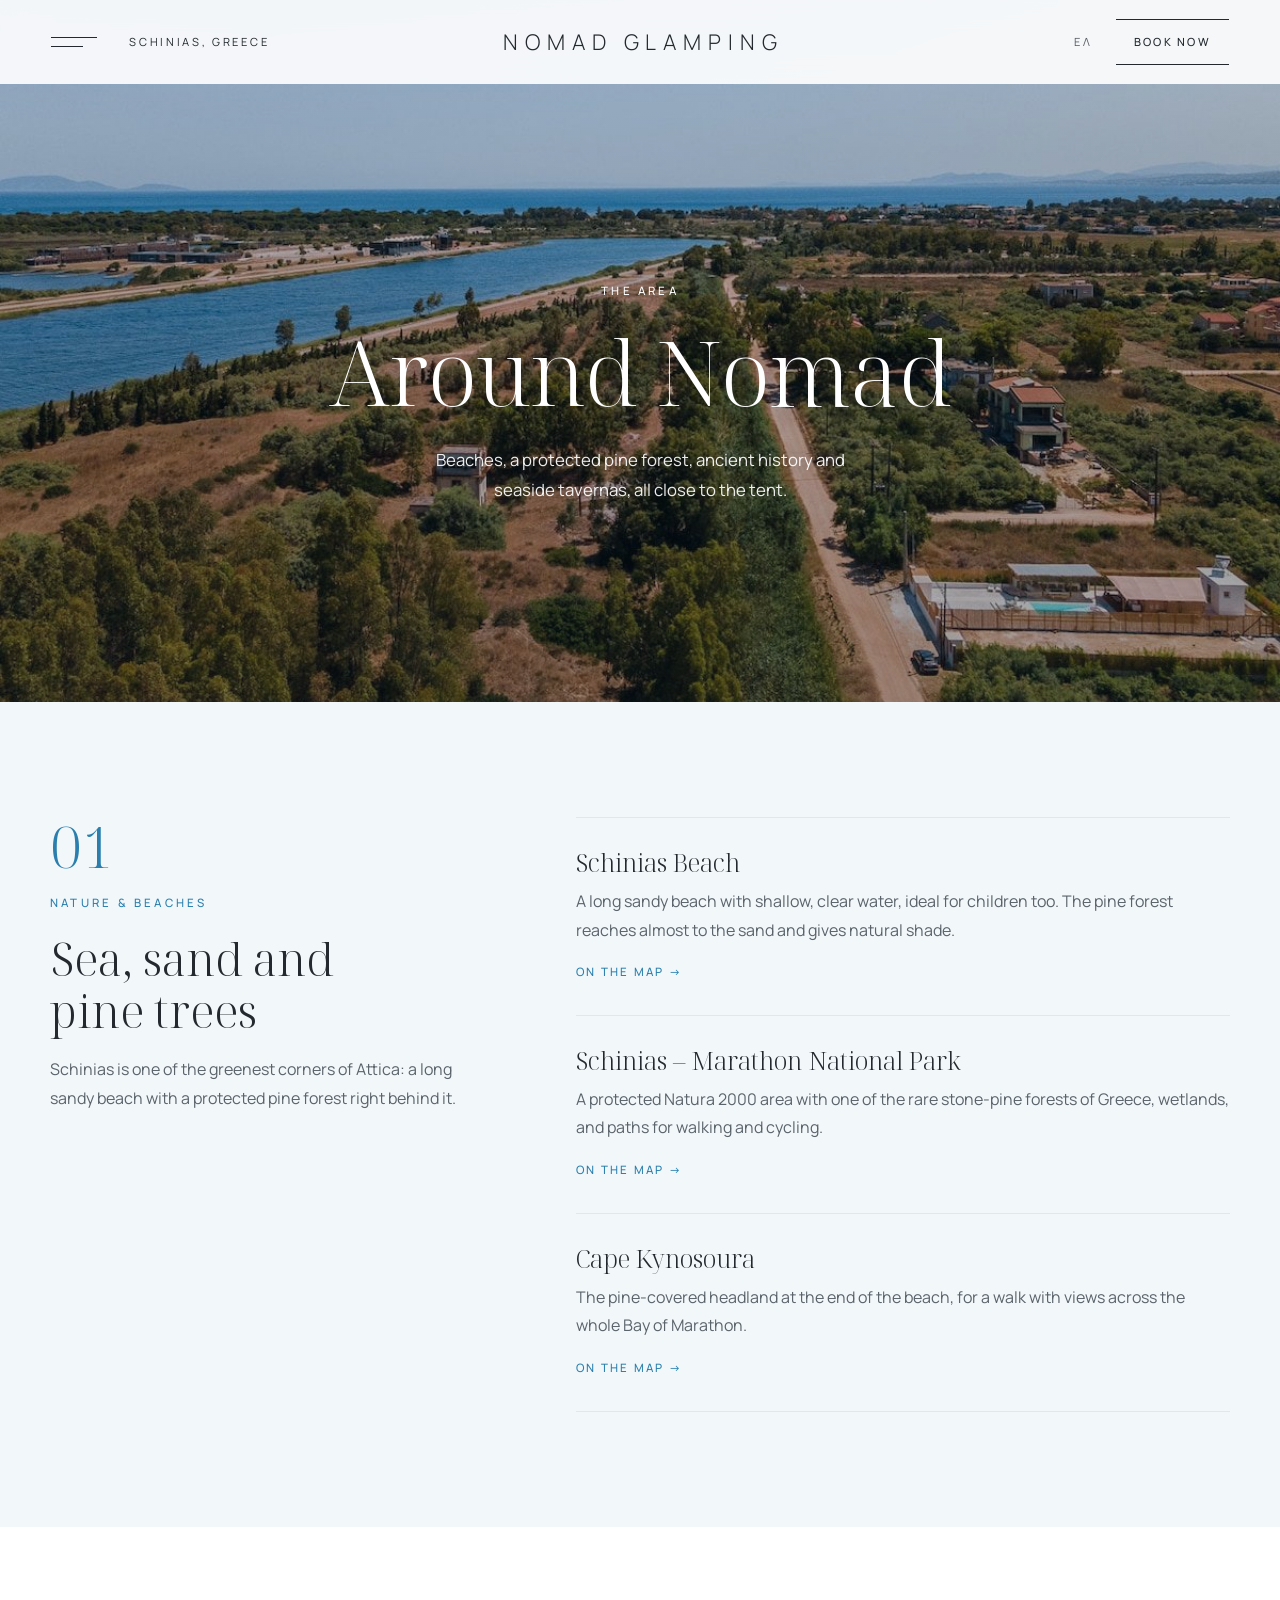
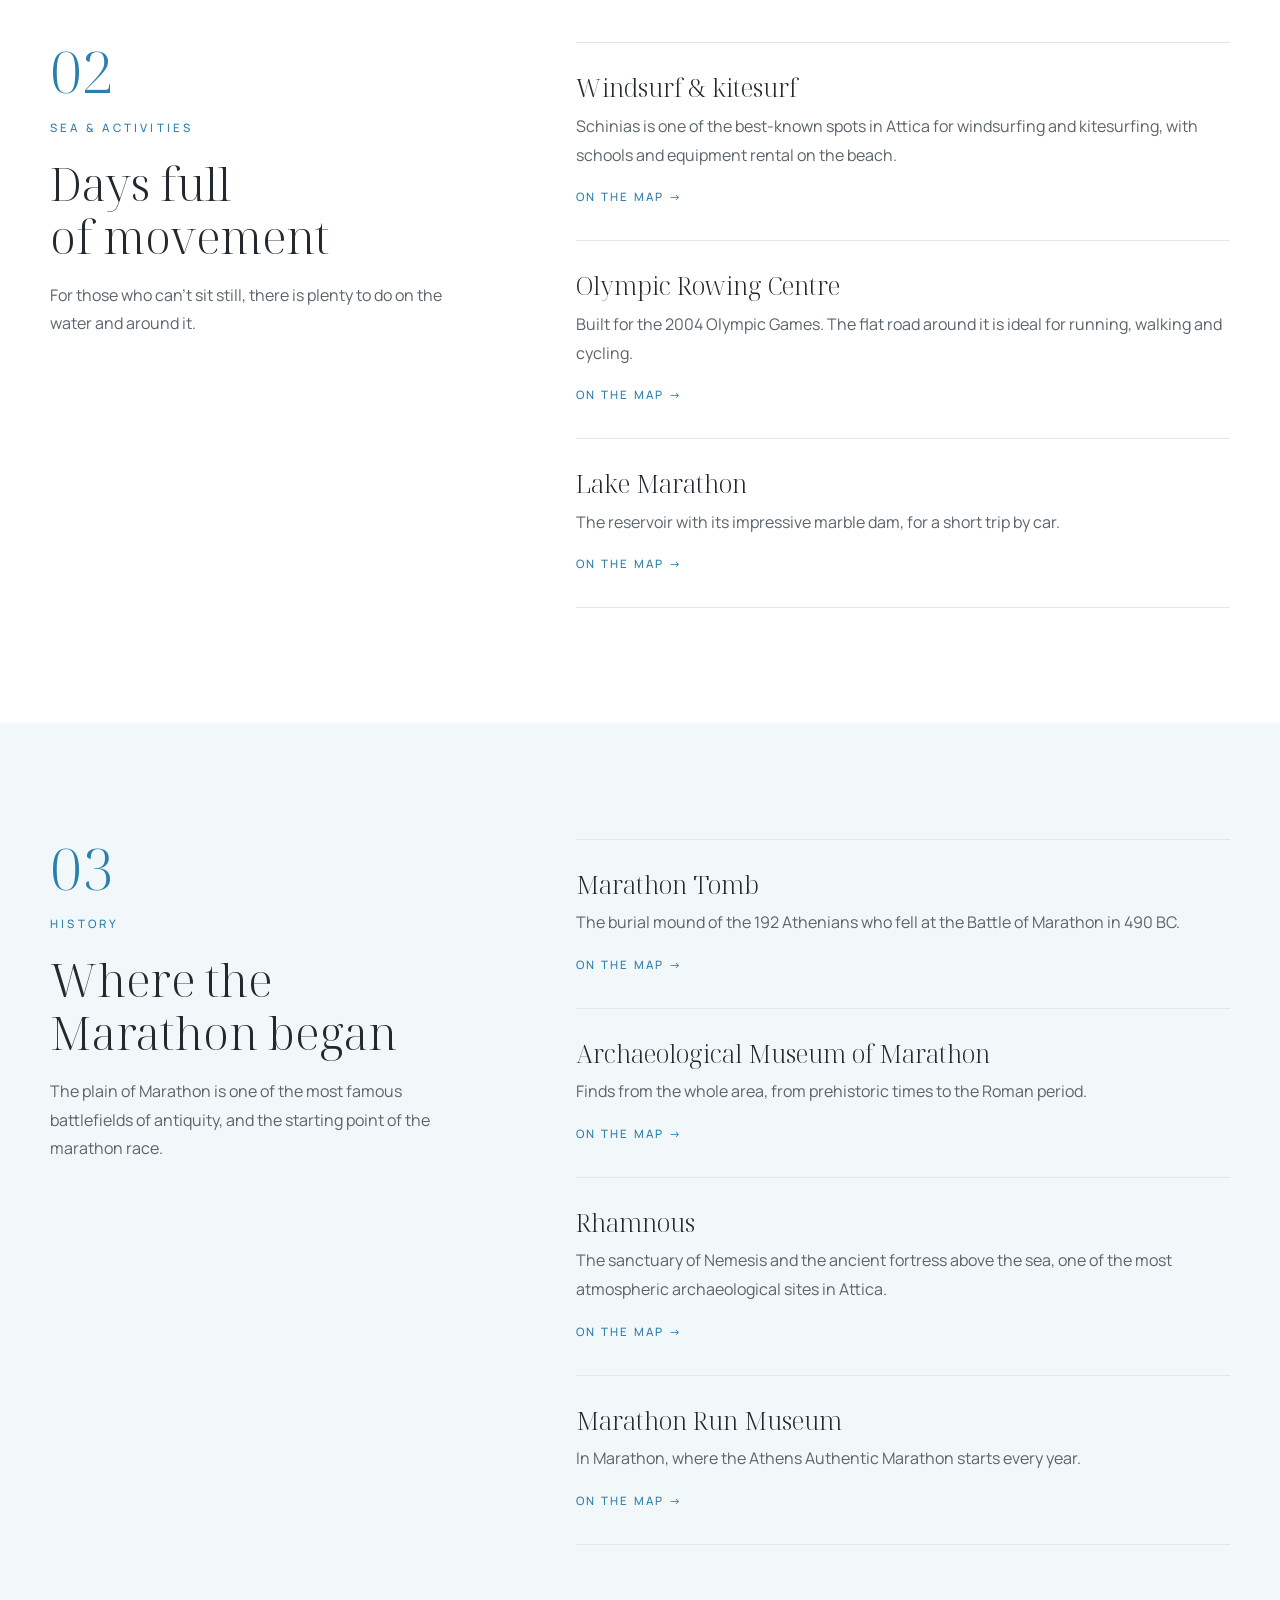
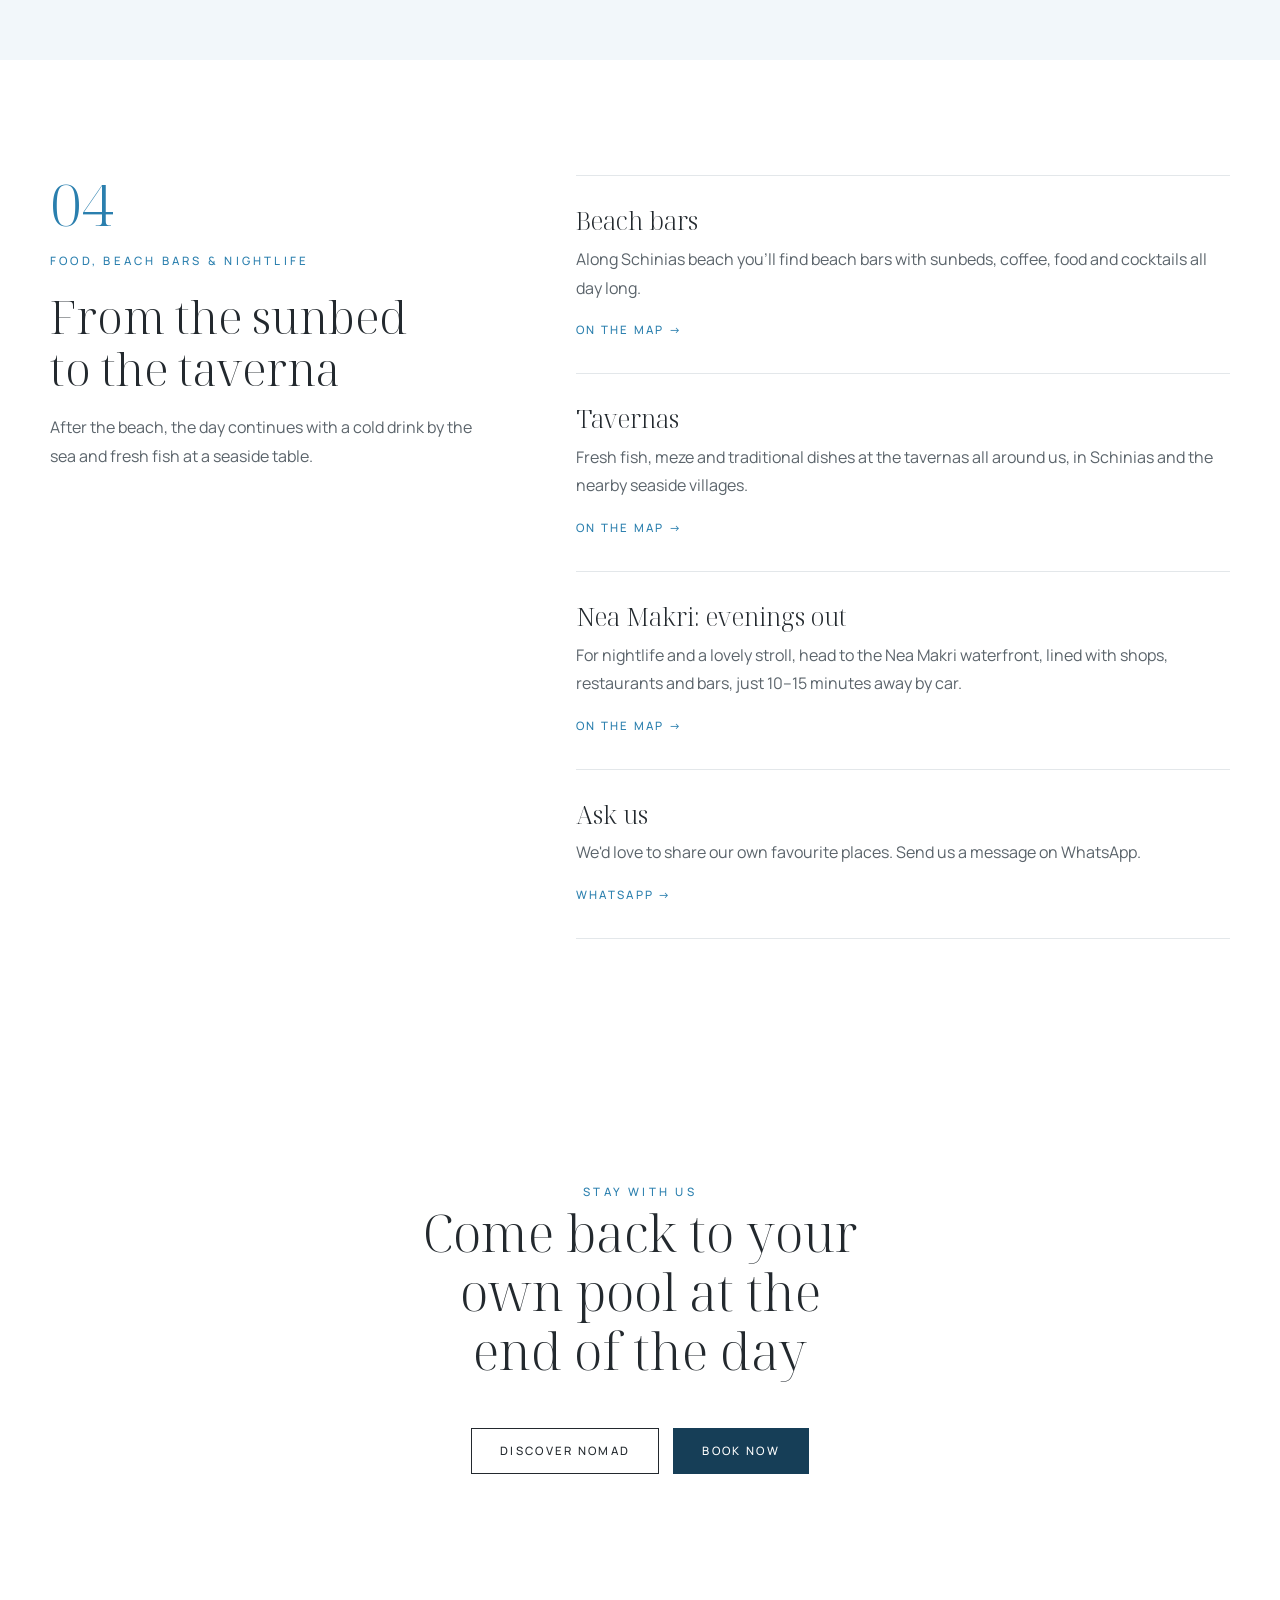
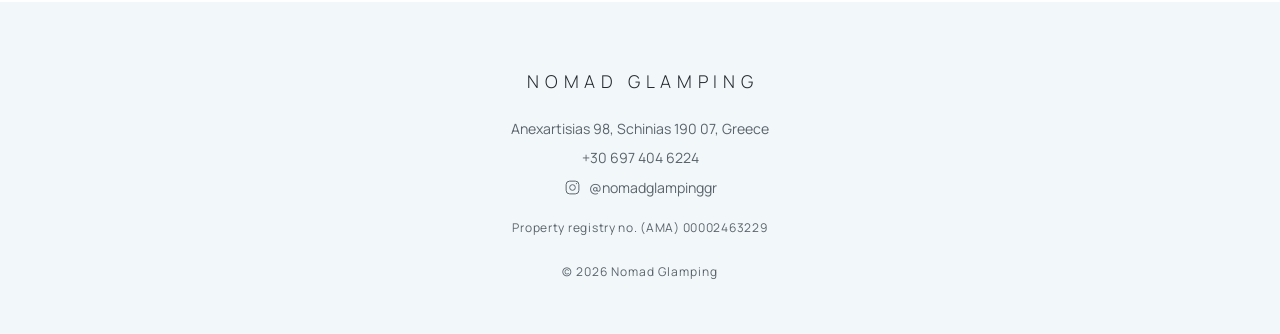
<file: around.html>
<!doctype html>
<html lang="el" data-title-el="Γύρω από το Nomad | Nomad Glamping | Σχοινιάς" data-title-en="Around Nomad | Nomad Glamping | Schinias, Greece">
<head>
  <meta charset="utf-8">
  <meta name="viewport" content="width=device-width, initial-scale=1">
  <title>Γύρω από το Nomad | Nomad Glamping | Σχοινιάς</title>
  <meta name="description" content="Τι να κάνετε γύρω από το Nomad Glamping στον Σχοινιά: παραλίες, το πευκοδάσος Natura, αξιοθέατα του Μαραθώνα, beach bars και ταβέρνες.">
  <meta property="og:title" content="Nomad Glamping | property with private pool | Schinias, Greece">
  <meta property="og:description" content="An exclusive glamping site with a private swimming pool, sleeping up to six guests.">
  <meta property="og:type" content="website">
  <meta property="og:image" content="https://www.nomadglamping.gr/assets/photos/nomad-54.jpg">
  <meta property="og:url" content="https://www.nomadglamping.gr/around.html">
  <meta property="og:site_name" content="Nomad Glamping">
  <link rel="canonical" href="https://www.nomadglamping.gr/around.html">
  <meta name="theme-color" content="#ffffff">
  <link rel="icon" href="assets/favicon.svg" type="image/svg+xml">
  <link rel="preconnect" href="https://fonts.googleapis.com">
  <link rel="preconnect" href="https://fonts.gstatic.com" crossorigin>
  <link href="https://fonts.googleapis.com/css2?family=Noto+Serif+Display:ital,wght@0,300;0,400;1,300&family=Manrope:wght@300;400;500;600&display=swap" rel="stylesheet">
  <link rel="preload" as="image" href="assets/photos/nomad-54.jpg">
  <link rel="stylesheet" href="css/style.css">
  <script type="application/ld+json">
  {"@context":"https://schema.org","@type":"LodgingBusiness","name":"Nomad Glamping","url":"https://www.nomadglamping.gr","telephone":"+306974046224","sameAs":["https://www.instagram.com/nomadglampinggr/"],"address":{"@type":"PostalAddress","streetAddress":"Anexartisias 98","addressLocality":"Schinias","postalCode":"19007","addressCountry":"GR"}}
  </script>
</head>
<body>
  <a class="skip" href="#main" data-en="Skip to content">Μετάβαση στο περιεχόμενο</a>

  <header class="nav" id="nav">
    <div class="nav-left">
      <button class="burger" id="navToggle" aria-expanded="false" aria-controls="menu" aria-label="Μενού">
        <span></span><span></span>
      </button>
      <span class="nav-place" data-en="Schinias, Greece">Σχοινιάς, Αττική</span>
    </div>
    <a class="wordmark" href="index.html" aria-label="Nomad Glamping">Nomad Glamping</a>
    <div class="nav-right">
      <button class="lang" id="lang" aria-label="Switch to English">EN</button>
      <a class="book" href="index.html#contact" data-en="Book now">Κράτηση</a>
    </div>
  </header>

  <div class="menu" id="menu" hidden>
    <nav class="menu-links">
      <a href="index.html#about" data-en="The place">Ο χώρος</a>
      <a href="index.html#amenities" data-en="Amenities">Παροχές</a>
      <a href="index.html#hut" data-en="Day Bed Lounge">Day Bed Lounge</a>
      <a href="index.html#gallery" data-en="Gallery">Φωτογραφίες</a>
      <a href="index.html#location" data-en="Location">Τοποθεσία</a>
      <a href="around.html" data-en="Around Nomad">Γύρω από το Nomad</a>
      <a href="index.html#availability" data-en="Availability">Διαθεσιμότητα</a>
      <a href="index.html#info" data-en="Good to know">Καλό να ξέρετε</a>
      <a href="index.html#contact" data-en="Contact &amp; Booking">Επικοινωνία &amp; Κράτηση</a>
      <a href="index.html#gift" data-en="Gift card">Δωροκάρτα</a>
    </nav>
    <div class="menu-foot">
      <button class="lang lang-m" aria-label="Switch to English">EN</button>
      <a href="tel:+306974046224">+30 697 404 6224</a>
      <a class="ig-link" href="https://www.instagram.com/nomadglampinggr/" target="_blank" rel="noopener"><svg class="ig" viewBox="0 0 24 24" aria-hidden="true"><rect x="3" y="3" width="18" height="18" rx="5"/><circle cx="12" cy="12" r="4"/><circle cx="17.500" cy="6.500" r=".900"/></svg>@nomadglampinggr</a>
      <span data-en="Anexartisias 98, Schinias 190 07, Greece">Ανεξαρτησίας 98, Σχοινιάς 190&nbsp;07</span>
    </div>
  </div>

  <main id="main">
    <section class="hero hero--page" id="top">
      <img class="hero-img" src="assets/photos/nomad-54.jpg" width="1200" height="900" alt="Ο Σχοινιάς από ψηλά, με τη θάλασσα και το κωπηλατοδρόμιο" data-alt-en="Schinias from above, with the sea and the rowing lake" fetchpriority="high">
      <div class="hero-copy">
        <p class="kicker" data-en="The area">Η περιοχή</p>
        <h1 data-en="Around Nomad">Γύρω από το Nomad</h1>
        <p class="hero-lede" data-en="Beaches, a protected pine forest, ancient history and seaside tavernas, all close to the tent.">Παραλίες, ένα προστατευόμενο πευκοδάσος, αρχαία ιστορία και ταβέρνες δίπλα στη θάλασσα, όλα κοντά στη σκηνή.</p>
      </div>
    </section>

    <section class="area-sec">
      <div class="wrap area-grid">
        <div class="area-head">
          <span class="area-no">01</span>
          <p class="kicker" data-en="Nature &amp; beaches">Φύση &amp; παραλίες</p>
          <h2 data-en="Sea, sand and pine trees">Θάλασσα, άμμος και πεύκα</h2>
          <p data-en="Schinias is one of the greenest corners of Attica: a long sandy beach with a protected pine forest right behind it.">Ο Σχοινιάς είναι μία από τις πιο πράσινες γωνιές της Αττικής: μια μεγάλη αμμουδιά με ένα προστατευόμενο πευκοδάσος ακριβώς πίσω της.</p>
        </div>
        <ul class="places">
            <li class="place">
              <h3 data-en="Schinias Beach">Παραλία Σχοινιά</h3>
              <p data-en="A long sandy beach with shallow, clear water, ideal for children too. The pine forest reaches almost to the sand and gives natural shade.">Μεγάλη αμμουδιά με ρηχά, καθαρά νερά, ιδανική και για παιδιά. Το πευκοδάσος φτάνει σχεδόν μέχρι την άμμο και δίνει φυσική σκιά.</p>
              <a class="text-link" href="https://www.google.com/maps/search/?api=1&amp;query=%CE%A0%CE%B1%CF%81%CE%B1%CE%BB%CE%AF%CE%B1%20%CE%A3%CF%87%CE%B9%CE%BD%CE%B9%CE%AC" target="_blank" rel="noopener" data-en="On the map →">Στον χάρτη →</a>
            </li>
            <li class="place">
              <h3 data-en="Schinias – Marathon National Park">Εθνικό Πάρκο Σχοινιά – Μαραθώνα</h3>
              <p data-en="A protected Natura 2000 area with one of the rare stone-pine forests of Greece, wetlands, and paths for walking and cycling.">Προστατευόμενη περιοχή Natura 2000, με ένα από τα σπάνια δάση κουκουναριάς της Ελλάδας, υγρότοπους και μονοπάτια για περπάτημα και ποδήλατο.</p>
              <a class="text-link" href="https://www.google.com/maps/search/?api=1&amp;query=%CE%95%CE%B8%CE%BD%CE%B9%CE%BA%CF%8C%20%CE%A0%CE%AC%CF%81%CE%BA%CE%BF%20%CE%A3%CF%87%CE%B9%CE%BD%CE%B9%CE%AC%20%CE%9C%CE%B1%CF%81%CE%B1%CE%B8%CF%8E%CE%BD%CE%B1" target="_blank" rel="noopener" data-en="On the map →">Στον χάρτη →</a>
            </li>
            <li class="place">
              <h3 data-en="Cape Kynosoura">Κυνόσουρα</h3>
              <p data-en="The pine-covered headland at the end of the beach, for a walk with views across the whole Bay of Marathon.">Η πευκόφυτη χερσόνησος στην άκρη της παραλίας, για περπάτημα με θέα σε όλο τον κόλπο του Μαραθώνα.</p>
              <a class="text-link" href="https://www.google.com/maps/search/?api=1&amp;query=%CE%9A%CF%85%CE%BD%CF%8C%CF%83%CE%BF%CF%85%CF%81%CE%B1%20%CE%A3%CF%87%CE%B9%CE%BD%CE%B9%CE%AC%CF%82" target="_blank" rel="noopener" data-en="On the map →">Στον χάρτη →</a>
            </li>
        </ul>
      </div>
    </section>
    <section class="area-sec">
      <div class="wrap area-grid">
        <div class="area-head">
          <span class="area-no">02</span>
          <p class="kicker" data-en="Sea &amp; activities">Θάλασσα &amp; δραστηριότητες</p>
          <h2 data-en="Days full of movement">Μέρες γεμάτες κίνηση</h2>
          <p data-en="For those who can&#x27;t sit still, there is plenty to do on the water and around it.">Για όσους δεν κάθονται ήσυχοι, υπάρχουν πολλά να κάνουν μέσα και γύρω από το νερό.</p>
        </div>
        <ul class="places">
            <li class="place">
              <h3 data-en="Windsurf &amp; kitesurf">Windsurf &amp; kitesurf</h3>
              <p data-en="Schinias is one of the best-known spots in Attica for windsurfing and kitesurfing, with schools and equipment rental on the beach.">Ο Σχοινιάς είναι από τα πιο γνωστά σημεία της Αττικής για windsurf και kitesurf, με σχολές και ενοικίαση εξοπλισμού στην παραλία.</p>
              <a class="text-link" href="https://www.google.com/maps/search/?api=1&amp;query=Kitesurf%20%CE%A3%CF%87%CE%B9%CE%BD%CE%B9%CE%AC%CF%82" target="_blank" rel="noopener" data-en="On the map →">Στον χάρτη →</a>
            </li>
            <li class="place">
              <h3 data-en="Olympic Rowing Centre">Ολυμπιακό Κωπηλατοδρόμιο</h3>
              <p data-en="Built for the 2004 Olympic Games. The flat road around it is ideal for running, walking and cycling.">Φτιάχτηκε για τους Ολυμπιακούς Αγώνες του 2004. Ο επίπεδος δρόμος γύρω του είναι ιδανικός για τρέξιμο, περπάτημα και ποδήλατο.</p>
              <a class="text-link" href="https://www.google.com/maps/search/?api=1&amp;query=%CE%9F%CE%BB%CF%85%CE%BC%CF%80%CE%B9%CE%B1%CE%BA%CF%8C%20%CE%9A%CF%89%CF%80%CE%B7%CE%BB%CE%B1%CF%84%CE%BF%CE%B4%CF%81%CF%8C%CE%BC%CE%B9%CE%BF%20%CE%A3%CF%87%CE%B9%CE%BD%CE%B9%CE%AC" target="_blank" rel="noopener" data-en="On the map →">Στον χάρτη →</a>
            </li>
            <li class="place">
              <h3 data-en="Lake Marathon">Λίμνη Μαραθώνα</h3>
              <p data-en="The reservoir with its impressive marble dam, for a short trip by car.">Η τεχνητή λίμνη με το εντυπωσιακό μαρμάρινο φράγμα, για μια μικρή εκδρομή με το αυτοκίνητο.</p>
              <a class="text-link" href="https://www.google.com/maps/search/?api=1&amp;query=%CE%A6%CF%81%CE%AC%CE%B3%CE%BC%CE%B1%20%CE%9C%CE%B1%CF%81%CE%B1%CE%B8%CF%8E%CE%BD%CE%B1" target="_blank" rel="noopener" data-en="On the map →">Στον χάρτη →</a>
            </li>
        </ul>
      </div>
    </section>
    <section class="area-sec">
      <div class="wrap area-grid">
        <div class="area-head">
          <span class="area-no">03</span>
          <p class="kicker" data-en="History">Ιστορία</p>
          <h2 data-en="Where the Marathon began">Εκεί όπου γεννήθηκε ο Μαραθώνιος</h2>
          <p data-en="The plain of Marathon is one of the most famous battlefields of antiquity, and the starting point of the marathon race.">Ο κάμπος του Μαραθώνα είναι ένα από τα πιο διάσημα πεδία μάχης της αρχαιότητας και η αφετηρία του Μαραθωνίου δρόμου.</p>
        </div>
        <ul class="places">
            <li class="place">
              <h3 data-en="Marathon Tomb">Τύμβος Μαραθώνα</h3>
              <p data-en="The burial mound of the 192 Athenians who fell at the Battle of Marathon in 490 BC.">Ο τύμβος των 192 Αθηναίων που έπεσαν στη Μάχη του Μαραθώνα, το 490 π.Χ.</p>
              <a class="text-link" href="https://www.google.com/maps/search/?api=1&amp;query=%CE%A4%CF%8D%CE%BC%CE%B2%CE%BF%CF%82%20%CE%9C%CE%B1%CF%81%CE%B1%CE%B8%CF%8E%CE%BD%CE%B1" target="_blank" rel="noopener" data-en="On the map →">Στον χάρτη →</a>
            </li>
            <li class="place">
              <h3 data-en="Archaeological Museum of Marathon">Αρχαιολογικό Μουσείο Μαραθώνα</h3>
              <p data-en="Finds from the whole area, from prehistoric times to the Roman period.">Ευρήματα από όλη την περιοχή, από τους προϊστορικούς χρόνους μέχρι τη ρωμαϊκή εποχή.</p>
              <a class="text-link" href="https://www.google.com/maps/search/?api=1&amp;query=%CE%91%CF%81%CF%87%CE%B1%CE%B9%CE%BF%CE%BB%CE%BF%CE%B3%CE%B9%CE%BA%CF%8C%20%CE%9C%CE%BF%CF%85%CF%83%CE%B5%CE%AF%CE%BF%20%CE%9C%CE%B1%CF%81%CE%B1%CE%B8%CF%8E%CE%BD%CE%B1" target="_blank" rel="noopener" data-en="On the map →">Στον χάρτη →</a>
            </li>
            <li class="place">
              <h3 data-en="Rhamnous">Ραμνούς</h3>
              <p data-en="The sanctuary of Nemesis and the ancient fortress above the sea, one of the most atmospheric archaeological sites in Attica.">Το ιερό της Νέμεσης και το αρχαίο φρούριο πάνω από τη θάλασσα, από τους πιο ατμοσφαιρικούς αρχαιολογικούς χώρους της Αττικής.</p>
              <a class="text-link" href="https://www.google.com/maps/search/?api=1&amp;query=%CE%91%CF%81%CF%87%CE%B1%CE%B9%CE%BF%CE%BB%CE%BF%CE%B3%CE%B9%CE%BA%CF%8C%CF%82%20%CF%87%CF%8E%CF%81%CE%BF%CF%82%20%CE%A1%CE%B1%CE%BC%CE%BD%CE%BF%CF%8D%CE%BD%CF%84%CE%B1" target="_blank" rel="noopener" data-en="On the map →">Στον χάρτη →</a>
            </li>
            <li class="place">
              <h3 data-en="Marathon Run Museum">Μουσείο Μαραθωνίου Δρόμου</h3>
              <p data-en="In Marathon, where the Athens Authentic Marathon starts every year.">Στον Μαραθώνα, από όπου ξεκινά κάθε χρόνο η διαδρομή του Αυθεντικού Μαραθωνίου της Αθήνας.</p>
              <a class="text-link" href="https://www.google.com/maps/search/?api=1&amp;query=%CE%9C%CE%BF%CF%85%CF%83%CE%B5%CE%AF%CE%BF%20%CE%9C%CE%B1%CF%81%CE%B1%CE%B8%CF%89%CE%BD%CE%AF%CE%BF%CF%85%20%CE%94%CF%81%CF%8C%CE%BC%CE%BF%CF%85" target="_blank" rel="noopener" data-en="On the map →">Στον χάρτη →</a>
            </li>
        </ul>
      </div>
    </section>
    <section class="area-sec">
      <div class="wrap area-grid">
        <div class="area-head">
          <span class="area-no">04</span>
          <p class="kicker" data-en="Food, beach bars &amp; nightlife">Φαγητό, beach bars &amp; έξοδος</p>
          <h2 data-en="From the sunbed to the taverna">Από την ξαπλώστρα στην ταβέρνα</h2>
          <p data-en="After the beach, the day continues with a cold drink by the sea and fresh fish at a seaside table.">Μετά τη θάλασσα, η μέρα συνεχίζεται με ένα δροσερό ποτό δίπλα στο κύμα και φρέσκο ψάρι σε ένα τραπέζι στην ακτή.</p>
        </div>
        <ul class="places">
            <li class="place">
              <h3 data-en="Beach bars">Beach bars</h3>
              <p data-en="Along Schinias beach you&#x27;ll find beach bars with sunbeds, coffee, food and cocktails all day long.">Κατά μήκος της παραλίας του Σχοινιά θα βρείτε beach bars με ξαπλώστρες, καφέ, φαγητό και κοκτέιλ για όλη τη μέρα.</p>
              <a class="text-link" href="https://www.google.com/maps/search/?api=1&amp;query=Beach%20bar%20%CE%A3%CF%87%CE%B9%CE%BD%CE%B9%CE%AC%CF%82" target="_blank" rel="noopener" data-en="On the map →">Στον χάρτη →</a>
            </li>
            <li class="place">
              <h3 data-en="Tavernas">Ταβέρνες</h3>
              <p data-en="Fresh fish, meze and traditional dishes at the tavernas all around us, in Schinias and the nearby seaside villages.">Φρέσκο ψάρι, μεζέδες και παραδοσιακά πιάτα στις ταβέρνες γύρω γύρω, στον Σχοινιά και στα κοντινά παραθαλάσσια χωριά.</p>
              <a class="text-link" href="https://www.google.com/maps/search/?api=1&amp;query=%CE%A4%CE%B1%CE%B2%CE%AD%CF%81%CE%BD%CE%B1%20%CE%A3%CF%87%CE%B9%CE%BD%CE%B9%CE%AC%CF%82" target="_blank" rel="noopener" data-en="On the map →">Στον χάρτη →</a>
            </li>
            <li class="place">
              <h3 data-en="Nea Makri: evenings out">Νέα Μάκρη: βραδινή έξοδος</h3>
              <p data-en="For nightlife and a lovely stroll, head to the Nea Makri waterfront, lined with shops, restaurants and bars, just 10–15 minutes away by car.">Για βραδινή έξοδο και ωραία βόλτα, η παραλία της Νέας Μάκρης έχει πολλά μαγαζιά, εστιατόρια και μπαρ, μόλις 10–15 λεπτά με το αυτοκίνητο.</p>
              <a class="text-link" href="https://www.google.com/maps/search/?api=1&amp;query=%CE%A0%CE%B1%CF%81%CE%B1%CE%BB%CE%AF%CE%B1%20%CE%9D%CE%AD%CE%B1%CF%82%20%CE%9C%CE%AC%CE%BA%CF%81%CE%B7%CF%82" target="_blank" rel="noopener" data-en="On the map →">Στον χάρτη →</a>
            </li>
            <li class="place">
              <h3 data-en="Ask us">Ρωτήστε μας</h3>
              <p data-en="We&#x27;d love to share our own favourite places. Send us a message on WhatsApp.">Θα χαρούμε να σας προτείνουμε τα δικά μας αγαπημένα μέρη. Στείλτε μας μήνυμα στο WhatsApp.</p>
              <a class="text-link" data-wa href="https://wa.me/306974046224" target="_blank" rel="noopener" data-en="WhatsApp →">WhatsApp →</a>
            </li>
        </ul>
      </div>
    </section>

    <section class="area-cta">
      <p class="kicker" data-en="Stay with us">Μείνετε μαζί μας</p>
      <h2 data-en="Come back to your own pool at the end of the day">Στο τέλος της μέρας, γυρίστε στη δική σας πισίνα</h2>
      <div class="center-actions">
        <a class="btn btn-line" href="index.html" data-en="Discover Nomad">Γνωρίστε το Nomad</a>
        <a class="btn btn-solid" href="index.html#contact" data-en="Book now">Κράτηση</a>
      </div>
    </section>
  </main>

  <footer class="footer">
    <a class="wordmark" href="index.html">Nomad Glamping</a>
    <p data-en="Anexartisias 98, Schinias 190 07, Greece">Ανεξαρτησίας 98, Σχοινιάς 190&nbsp;07</p>
    <p><a href="tel:+306974046224">+30 697 404 6224</a></p>
    <p><a class="ig-link" href="https://www.instagram.com/nomadglampinggr/" target="_blank" rel="noopener"><svg class="ig" viewBox="0 0 24 24" aria-hidden="true"><rect x="3" y="3" width="18" height="18" rx="5"/><circle cx="12" cy="12" r="4"/><circle cx="17.500" cy="6.500" r=".900"/></svg>@nomadglampinggr</a></p>
    <p class="reg" data-en="Property registry no. (AMA) 00002463229">ΑΜΑ (Αριθμός Μητρώου Ακινήτου) 00002463229</p>
    <p class="copy">© <span id="year"></span> Nomad Glamping</p>
  </footer>

  <script src="js/main.js"></script>
</body>
</html>
</file>
<file: css/style.css>
:root {
  --ink: #23292e;
  --ink-soft: #5b646b;
  --paper: #ffffff;
  --tint: #f2f7fa;
  --deep: #163e57;
  --accent: #2a7fae;
  --line: #e3e7ea;
  --display: "Noto Serif Display", "Didot", Georgia, serif;
  --body: "Manrope", system-ui, -apple-system, "Segoe UI", sans-serif;
  --wrap: 1180px;
  --nav-h: 84px;
}

*, *::before, *::after { box-sizing: border-box; }
html { scroll-behavior: smooth; scroll-padding-top: var(--nav-h); }
body {
  margin: 0;
  font-family: var(--body);
  font-size: 16px;
  font-weight: 400;
  line-height: 1.8;
  color: var(--ink-soft);
  background: var(--paper);
  -webkit-font-smoothing: antialiased;
}
img { max-width: 100%; height: auto; display: block; }
h1, h2, h3 { font-family: var(--display); font-weight: 300; color: var(--ink); line-height: 1.15; margin: 0; text-wrap: balance; }
h2 { font-size: clamp(2rem, 4vw, 3.250rem); }
h3 { font-size: 1.600rem; }
p { margin: 0 0 1em; }
a { color: inherit; }
button { font: inherit; }
:focus-visible { outline: 2px solid var(--accent); outline-offset: 3px; }

.wrap { width: min(var(--wrap), 100% - 40px); margin-inline: auto; }
.kicker {
  font-size: .720rem; font-weight: 500; letter-spacing: .28em; text-transform: uppercase;
  color: var(--accent); margin: 0 0 18px;
}
.skip { position: absolute; left: -999px; top: 8px; background: var(--paper); padding: 8px 14px; z-index: 100; }
.skip:focus { left: 8px; }

/* Buttons: square, thin, uppercase */
.btn {
  display: inline-flex; align-items: center; justify-content: center; text-align: center;
  min-height: 46px; padding: 12px 28px; border: 1px solid var(--ink); border-radius: 0;
  font-size: .720rem; font-weight: 500; letter-spacing: .2em; text-transform: uppercase; text-decoration: none;
  cursor: pointer; transition: background .25s, color .25s, border-color .25s;
}
.btn-line { background: transparent; color: var(--ink); }
.btn-line:hover { background: var(--ink); color: #fff; }
.btn-solid { background: var(--deep); border-color: var(--deep); color: #fff; }
.btn-solid:hover { background: var(--accent); border-color: var(--accent); }
.btn-wa:hover { background: #1f8f4e; border-color: #1f8f4e; color: #fff; }
.center-actions { display: flex; justify-content: center; flex-wrap: wrap; gap: 14px; margin-top: 48px; }

/* Header */
.nav {
  position: fixed; inset: 0 0 auto 0; z-index: 60; height: var(--nav-h);
  display: grid; grid-template-columns: 1fr auto 1fr; align-items: center;
  padding: 0 clamp(18px, 4vw, 56px);
  background: rgba(255, 255, 255, .9); backdrop-filter: blur(12px); color: var(--ink);
  transition: box-shadow .3s;
}
.nav.scrolled { box-shadow: 0 1px 0 var(--line); }
.nav-left { display: flex; align-items: center; gap: 32px; }
.nav-right { display: flex; align-items: center; justify-content: flex-end; gap: 22px; }
.nav-place { font-size: .700rem; letter-spacing: .24em; text-transform: uppercase; }
.wordmark {
  font-family: var(--body); font-weight: 300; font-size: 1.350rem; letter-spacing: .32em; text-transform: uppercase;
  text-decoration: none; white-space: nowrap; color: var(--ink); padding-left: .32em;
}
.burger { width: 46px; height: 40px; padding: 12px 0; background: none; border: 0; cursor: pointer; color: inherit; position: relative; z-index: 2; }
.burger span { display: block; height: 1px; background: currentColor; transition: transform .3s, width .3s; }
.burger span + span { margin-top: 8px; width: 70%; }
.burger:hover span + span { width: 100%; }
.burger[aria-expanded="true"] span:first-child { transform: translateY(4.500px) rotate(45deg); }
.burger[aria-expanded="true"] span + span { width: 100%; transform: translateY(-4.500px) rotate(-45deg); }
.lang { background: none; border: 0; cursor: pointer; color: inherit; font-size: .700rem; letter-spacing: .2em; padding: 6px 2px; opacity: .75; }
.lang:hover { opacity: 1; }
.book {
  font-size: .700rem; font-weight: 500; letter-spacing: .2em; text-transform: uppercase; text-decoration: none;
  padding: 12px 18px; border-top: 1px solid currentColor; border-bottom: 1px solid currentColor; transition: color .25s;
}
.book:hover { color: var(--accent); }

/* Full-screen menu */
.menu {
  position: fixed; inset: 0; z-index: 55; background: var(--paper);
  display: flex; flex-direction: column; justify-content: center; align-items: center; gap: 48px;
  padding: calc(var(--nav-h) + 20px) 24px 40px;
  opacity: 0; transition: opacity .35s ease;
}
.menu[hidden] { display: none; }
.menu.open { opacity: 1; }
.menu-links { display: flex; flex-direction: column; align-items: center; gap: 10px; text-align: center; }
.menu-links a { font-family: var(--display); font-weight: 300; font-size: clamp(1.800rem, 4.500vw, 3rem); color: var(--ink); text-decoration: none; line-height: 1.3; transition: color .2s; }
.menu-links a:hover { color: var(--accent); font-style: italic; }
.menu-foot { display: flex; flex-direction: column; align-items: center; gap: 4px; font-size: .850rem; text-align: center; }
.menu-foot a { text-decoration: none; }
.lang-m { display: none; margin-bottom: 10px; border: 1px solid var(--line); padding: 8px 18px; }

/* Hero */
.hero { position: relative; height: 100svh; min-height: 560px; display: grid; place-items: center; overflow: hidden; color: #fff; }
.hero-img { position: absolute; inset: 0; width: 100%; height: 100%; object-fit: cover; object-position: 50% 60%; }
.hero::after { content: ""; position: absolute; inset: 0; background: linear-gradient(180deg, rgba(10, 30, 44, .18), rgba(10, 30, 44, .32)); }
.hero-copy { position: relative; z-index: 1; text-align: center; padding: var(--nav-h) 20px 0; }
.hero .kicker { color: #fff; }
.hero h1 { color: #fff; font-weight: 300; font-size: clamp(3rem, 8.500vw, 7rem); letter-spacing: -.01em; text-shadow: 0 2px 30px rgba(0, 0, 0, .25); }
.scroll-cue { position: absolute; z-index: 1; bottom: 28px; left: 50%; transform: translateX(-50%); width: 24px; color: #fff; }
.scroll-cue svg { width: 24px; height: 40px; fill: none; stroke: currentColor; stroke-width: 1.500; stroke-linecap: round; stroke-linejoin: round; }
.scroll-cue circle { transform-box: fill-box; transform-origin: center; animation: cue 2.400s ease-in-out infinite; }
@keyframes cue { 50% { transform: translateY(4px); } }

/* Intro */
.intro { padding: clamp(80px, 12vw, 150px) 0 clamp(70px, 9vw, 120px); }
.intro-head { display: grid; grid-template-columns: 1.600fr 1fr; gap: clamp(28px, 8vw, 120px); align-items: start; }
.intro-head h2 { font-size: clamp(2rem, 4.200vw, 3.400rem); }
.intro-head p { margin-top: 14px; font-size: 1.050rem; }
.duo { display: grid; grid-template-columns: 1.650fr 1fr; gap: clamp(24px, 5vw, 80px); align-items: end; margin-top: clamp(56px, 8vw, 110px); padding-right: max(20px, calc((100vw - var(--wrap)) / 2)); }
.duo-main { margin: 0; }
.duo-main img { width: 100%; aspect-ratio: 3 / 2; object-fit: cover; }
.duo-side { padding-bottom: clamp(0px, 3vw, 40px); }
.duo-side p { max-width: 34ch; margin-bottom: 36px; }
.duo-side img { width: min(100%, 340px); aspect-ratio: 2 / 3; object-fit: cover; }
.only { text-align: center; margin-top: clamp(64px, 9vw, 120px); }
.only-line { font-family: var(--display); font-weight: 300; font-style: italic; font-size: clamp(1.900rem, 4vw, 3.100rem); line-height: 1.2; color: var(--ink); margin: 0 0 16px; }
.only-sub { max-width: 46ch; margin: 0 auto; font-size: 1.050rem; }
.specs { list-style: none; padding: 0; margin-top: clamp(44px, 6vw, 72px); display: flex; justify-content: center; flex-wrap: wrap; gap: 18px 56px; }
.specs li { display: flex; align-items: center; gap: 14px; font-size: .900rem; color: var(--ink); }
.specs svg { width: 30px; height: 30px; fill: none; stroke: var(--accent); stroke-width: 1.200; stroke-linecap: round; stroke-linejoin: round; flex: none; }

/* Section heads */
.center-head { text-align: center; }
.center-head .sub { margin-top: 16px; }

/* Amenities, styled like room cards */
.amenities { padding: clamp(80px, 11vw, 140px) 0; background: var(--tint); }
.rooms { display: grid; grid-template-columns: repeat(4, 1fr); gap: clamp(16px, 2.200vw, 28px); margin-top: 56px; }
@media (max-width: 1100px) { .rooms { grid-template-columns: repeat(2, 1fr); max-width: 760px; margin-inline: auto; } }
.room-img { position: relative; overflow: hidden; color: #fff; }
.room-img img { width: 100%; aspect-ratio: 4 / 5; object-fit: cover; transition: transform .9s ease; }
.room:hover .room-img img { transform: scale(1.04); }
.room-img::after { content: ""; position: absolute; inset: 0; background: linear-gradient(180deg, rgba(10, 30, 44, .12) 0%, rgba(10, 30, 44, .2) 55%, rgba(10, 30, 44, .62) 100%); }
.room-no {
  position: absolute; z-index: 1; left: 0; right: 0; top: 38%; display: flex; align-items: center; gap: 18px;
  font-family: var(--display); font-weight: 300; font-size: clamp(2.600rem, 4.500vw, 3.600rem); line-height: 1;
}
.room-no::before, .room-no::after { content: ""; flex: 1; height: 1px; background: rgba(255, 255, 255, .7); }
.room-img h3 { position: absolute; z-index: 1; left: 0; right: 0; bottom: 24px; padding: 0 12px; text-align: center; color: #fff; font-size: clamp(1.400rem, 2vw, 1.700rem); }
.room ul { list-style: none; margin: 22px 0 0; padding: 0; text-align: center; font-size: .920rem; }
.room li { padding: 7px 0; }
.room li + li { border-top: 1px solid var(--line); }

/* The Hut */
.hut { padding: clamp(80px, 11vw, 140px) 0; }
.hut-grid { display: grid; grid-template-columns: 1fr 1.600fr; gap: clamp(32px, 6vw, 90px); align-items: center; }
.hut-copy h2 { margin-bottom: 22px; }
.hut-copy p:not(.kicker) { max-width: 40ch; }
.hut-photos { display: grid; grid-template-columns: 1.300fr 1fr 1fr; grid-template-rows: 1fr 1fr; gap: 10px; }
.hut-shot { display: block; overflow: hidden; background: var(--tint); }
.hut-shot img { width: 100%; height: 100%; object-fit: cover; aspect-ratio: 3 / 4; transition: transform .8s ease; }
.hut-shot:hover img { transform: scale(1.04); }
.hut-main { grid-row: 1 / 3; }
.hut-main img { aspect-ratio: auto; }
@media (max-width: 960px) {
  .hut-grid { grid-template-columns: 1fr; }
  .hut-photos { grid-template-columns: 1fr 1fr; grid-template-rows: none; }
  .hut-main { grid-row: auto; grid-column: 1 / -1; }
  .hut-main img { aspect-ratio: 4 / 5; }
}

/* Full-bleed band */
.band { position: relative; min-height: 78vh; display: grid; place-items: center; overflow: hidden; text-align: center; }
.band img { position: absolute; inset: 0; width: 100%; height: 100%; object-fit: cover; }
.band::after { content: ""; position: absolute; inset: 0; background: rgba(10, 34, 50, .38); }
.band-copy { position: relative; z-index: 1; width: min(860px, 100% - 40px); padding: 80px 0; }
.band .kicker { color: #fff; }
.band h2 { color: #fff; font-size: clamp(2rem, 4.400vw, 3.600rem); }

.band .btn-light { margin-top: 34px; }
.btn-light { background: transparent; border-color: rgba(255, 255, 255, .85); color: #fff; }
.btn-light:hover { background: #fff; border-color: #fff; color: var(--ink); }

/* Around page */
.hero--page { height: 78svh; min-height: 480px; }
.hero--page h1 { font-size: clamp(2.700rem, 7vw, 5.600rem); }
.hero-lede { max-width: 46ch; margin: 22px auto 0; font-size: 1.050rem; color: rgba(255, 255, 255, .92); text-shadow: 0 1px 14px rgba(0, 0, 0, .35); }
.area-intro { padding: clamp(70px, 10vw, 120px) 0 0; text-align: center; }
.area-intro p { max-width: 60ch; margin: 0 auto; font-size: 1.080rem; }
.area-sec { padding: clamp(70px, 9vw, 120px) 0; }
.area-sec:nth-of-type(even) { background: var(--tint); }
.area-grid { display: grid; grid-template-columns: 1fr 1.500fr; gap: clamp(32px, 7vw, 110px); align-items: start; }
.area-head { position: sticky; top: calc(var(--nav-h) + 32px); }
.area-no { display: block; font-family: var(--display); font-weight: 300; font-size: 3.600rem; line-height: 1; color: var(--accent); margin-bottom: 18px; }
.area-head h2 { font-size: clamp(2rem, 3.600vw, 3rem); margin-bottom: 18px; }
.places { list-style: none; margin: 0; padding: 0; }
.place { padding: 30px 0; border-top: 1px solid var(--line); }
.place:last-child { border-bottom: 1px solid var(--line); }
.place h3 { font-size: 1.550rem; margin-bottom: 10px; }
.place p { margin-bottom: 12px; }
.area-cta { text-align: center; padding: clamp(80px, 10vw, 130px) 20px; }
.area-cta h2 { max-width: 20ch; margin: 0 auto 18px; }
.area-cta p { max-width: 50ch; margin: 0 auto; }
@media (max-width: 960px) {
  .area-grid { grid-template-columns: 1fr; }
  .area-head { position: static; }
}

/* Gallery */
.gallery { padding: clamp(80px, 11vw, 140px) 0; }
.grid { columns: 4 240px; column-gap: 8px; width: min(1440px, 100% - 16px); margin: 56px auto 0; }
.grid a { display: block; margin-bottom: 8px; break-inside: avoid; overflow: hidden; background: var(--tint); }
.grid img { width: 100%; transition: transform .8s ease; }
.grid a:hover img { transform: scale(1.04); }
.grid:not(.open) a:nth-child(n+13) { display: none; }

/* Lightbox */
.lightbox { border: 0; padding: 0; margin: 0; width: 100vw; height: 100dvh; max-width: none; max-height: none; background: rgba(255, 255, 255, .98); color: var(--ink); }
.lightbox[open] { display: grid; grid-template-rows: 1fr auto; place-items: center; }
.lightbox::backdrop { background: rgba(255, 255, 255, .98); }
.lightbox img { max-width: min(92vw, 1500px); max-height: calc(100dvh - 100px); object-fit: contain; margin-top: 24px; }
.lightbox p { margin: 0; padding: 14px 20px 20px; font-size: .800rem; letter-spacing: .06em; text-align: center; }
.lb-btn { position: absolute; z-index: 2; width: 48px; height: 48px; border: 1px solid var(--line); border-radius: 0; cursor: pointer; background: #fff; color: var(--ink); font-size: 26px; line-height: 1; display: grid; place-items: center; padding: 0 0 3px; }
.lb-btn:hover { border-color: var(--ink); }
.lb-close { top: 16px; right: 16px; }
.lb-prev { left: 16px; top: 50%; transform: translateY(-50%); }
.lb-next { right: 16px; top: 50%; transform: translateY(-50%); }

/* Good to know */
.info { padding: clamp(80px, 10vw, 130px) 0; }
.info-grid { list-style: none; margin: 56px 0 0; padding: 0; display: grid; grid-template-columns: repeat(3, 1fr); border-top: 1px solid var(--line); border-left: 1px solid var(--line); }
.info-grid li { display: flex; flex-direction: column; align-items: center; text-align: center; gap: 6px; padding: 38px 20px 34px; border-right: 1px solid var(--line); border-bottom: 1px solid var(--line); }
.info-grid svg { width: 34px; height: 34px; margin-bottom: 10px; fill: none; stroke: var(--accent); stroke-width: 1.200; stroke-linecap: round; stroke-linejoin: round; }
.info-label { font-size: .700rem; font-weight: 500; letter-spacing: .22em; text-transform: uppercase; }
.info-grid strong { font-family: var(--display); font-weight: 300; font-size: 1.650rem; color: var(--ink); line-height: 1.25; }
.info-grid .info-wide { grid-column: 1 / -1; }
.info-wide p { max-width: 52ch; margin: 6px 0 0; font-size: .950rem; }
@media (max-width: 700px) { .info-grid { grid-template-columns: repeat(2, 1fr); } .info-grid li { padding: 28px 12px 26px; } .info-grid strong { font-size: 1.300rem; } }

/* Availability calendar */
.avail { padding: clamp(80px, 10vw, 130px) 0; background: var(--tint); }
.cal { position: relative; margin-top: 48px; max-width: 920px; }
.cal-nav { position: absolute; inset: 0 0 auto 0; display: flex; justify-content: space-between; pointer-events: none; }
.cal-btn { pointer-events: auto; width: 40px; height: 40px; border: 1px solid var(--line); background: #fff; color: var(--ink); font-size: 22px; line-height: 1; cursor: pointer; display: grid; place-items: center; padding: 0 0 3px; }
.cal-btn:hover:not(:disabled) { border-color: var(--ink); }
.cal-btn:disabled { opacity: .3; cursor: default; }
.cal-months { display: grid; grid-template-columns: 1fr 1fr; gap: 48px; }
.cal-month h3 { text-align: center; font-size: 1.450rem; line-height: 40px; margin-bottom: 18px; text-transform: capitalize; }
.cal-grid { display: grid; grid-template-columns: repeat(7, 1fr); gap: 4px; }
.cal-grid .wd { font-size: .680rem; letter-spacing: .14em; text-transform: uppercase; text-align: center; padding-bottom: 8px; color: var(--ink-soft); }
.cal-grid .d { aspect-ratio: 1; display: grid; place-items: center; font-size: .920rem; color: var(--ink); background: #fff; border: 1px solid var(--line); }
.cal-grid .d.past { color: #b6bec4; background: transparent; border-color: transparent; }
.cal-grid .d.booked { background: transparent; color: #9aa4ab; text-decoration: line-through; border-color: transparent; position: relative; }
.cal-grid .d.booked::after { content: ""; position: absolute; inset: 0; background: repeating-linear-gradient(135deg, transparent 0 5px, rgba(42, 127, 174, .14) 5px 6px); }
.cal-grid .d.today { outline: 1px solid var(--accent); outline-offset: -1px; }
.cal-legend { display: flex; justify-content: center; gap: 28px; margin-top: 26px; font-size: .850rem; }
.cal-legend > span { display: inline-flex; align-items: center; gap: 8px; }
.dot { width: 16px; height: 16px; display: inline-block; border: 1px solid var(--line); }
.dot-free { background: #fff; }
.dot-booked { background: repeating-linear-gradient(135deg, transparent 0 3px, rgba(42, 127, 174, .35) 3px 4px); }
.cal-empty { text-align: center; margin: 28px auto 0; max-width: 46ch; }
.cal.is-empty .cal-months, .cal.is-empty .cal-nav, .cal.is-empty .cal-legend { display: none; }
@media (max-width: 760px) {
  .cal-months { grid-template-columns: 1fr; }
  .cal-months .cal-month + .cal-month { display: none; }
  .cal-grid .d { font-size: .850rem; }
}

/* Gift card */
.gift { padding: clamp(80px, 10vw, 130px) 0; background: var(--tint); }
.gift-grid { display: grid; grid-template-columns: 1.150fr 1fr; gap: clamp(32px, 7vw, 100px); align-items: center; }
.gift-grid img { width: 100%; aspect-ratio: 3 / 2; object-fit: cover; }
.gift-copy h2 { margin-bottom: 20px; }
.gift-copy p:not(.kicker) { max-width: 42ch; margin-bottom: 32px; }
@media (max-width: 960px) { .gift-grid { grid-template-columns: 1fr; } }

/* Contact */
.contact { padding: clamp(80px, 11vw, 140px) 0 clamp(60px, 8vw, 100px); border-top: 1px solid var(--line); }
.contact-grid { display: grid; grid-template-columns: 1.300fr 1fr; gap: clamp(32px, 7vw, 100px); align-items: center; margin-top: 56px; }
.details { margin: 0; }
.details div { display: grid; grid-template-columns: 130px 1fr; gap: 16px; padding: 18px 0; border-bottom: 1px solid var(--line); }
.details div:first-child { border-top: 1px solid var(--line); }
.details dt { font-size: .700rem; font-weight: 500; letter-spacing: .22em; text-transform: uppercase; color: var(--accent); padding-top: 4px; }
.details dd { margin: 0; color: var(--ink); overflow-wrap: anywhere; }
.details a { text-underline-offset: 5px; text-decoration-thickness: 1px; }
.contact-actions { display: grid; gap: 12px; }

/* Location */
.location { margin-top: clamp(64px, 9vw, 110px); }
.location-head { display: flex; justify-content: space-between; align-items: baseline; flex-wrap: wrap; gap: 6px 24px; margin-bottom: 20px; }
.text-link { font-size: .720rem; font-weight: 500; letter-spacing: .2em; text-transform: uppercase; text-decoration: none; color: var(--accent); }
.text-link:hover { text-decoration: underline; text-underline-offset: 5px; }
.map-frame { aspect-ratio: 16 / 7; background: var(--tint); border: 1px solid var(--line); }
.map-frame iframe { display: block; width: 100%; height: 100%; border: 0; filter: grayscale(.35); }

.ig-link { display: inline-flex; align-items: center; gap: 8px; }
.ig { width: 17px; height: 17px; fill: none; stroke: currentColor; stroke-width: 1.400; }
.ig circle:last-child { fill: currentColor; stroke: none; }

/* Footer */
.footer { text-align: center; padding: 64px 20px 48px; background: var(--tint); font-size: .880rem; }
.footer .wordmark { display: inline-block; font-size: 1.100rem; margin-bottom: 18px; }
.footer p { margin: 0 0 4px; }
.footer a { text-decoration: none; }
.footer .reg { margin-top: 14px; font-size: .750rem; letter-spacing: .06em; }
.footer .copy { margin-top: 22px; font-size: .750rem; letter-spacing: .08em; }

/* Reveal on scroll */
.reveal { opacity: 0; transform: translateY(24px); transition: opacity 1s ease, transform 1s ease; }
.reveal.in { opacity: 1; transform: none; }

@media (max-width: 960px) {
  .intro-head, .contact-grid { grid-template-columns: 1fr; }
  .duo { grid-template-columns: 1fr; padding: 0 20px; }
  .duo-side { display: grid; grid-template-columns: 1fr 1fr; gap: 20px; align-items: end; padding: 0; }
  .duo-side p { margin: 0; }
  .rooms { grid-template-columns: 1fr; max-width: 520px; margin-inline: auto; }
  .room-img img { aspect-ratio: 4 / 3; }
}
@media (max-width: 760px) {
  :root { --nav-h: 66px; }
  .nav-place, .nav .lang { display: none; }
  .lang-m { display: inline-block; }
  .nav-left { gap: 0; }
  .wordmark { font-size: .950rem; letter-spacing: .22em; padding-left: .22em; }
  .burger { width: 34px; }
  .book { padding: 9px 0; font-size: .640rem; letter-spacing: .14em; }
  .map-frame { aspect-ratio: 4 / 3; }
  .details div { grid-template-columns: 1fr; gap: 2px; }
  .grid { columns: 2; column-gap: 6px; width: calc(100% - 12px); }
  .grid a { margin-bottom: 6px; }
  .lb-prev, .lb-next { top: auto; bottom: 64px; transform: none; }
}
@media (max-width: 420px) {
  .duo-side { grid-template-columns: 1fr; }
  .duo-side img { width: 70%; }
  .wordmark { font-size: .820rem; letter-spacing: .16em; padding-left: .16em; }
}
@media (prefers-reduced-motion: reduce) {
  html { scroll-behavior: auto; }
  *, *::before, *::after { animation: none !important; transition: none !important; }
  .reveal { opacity: 1; transform: none; }
}
</file>
